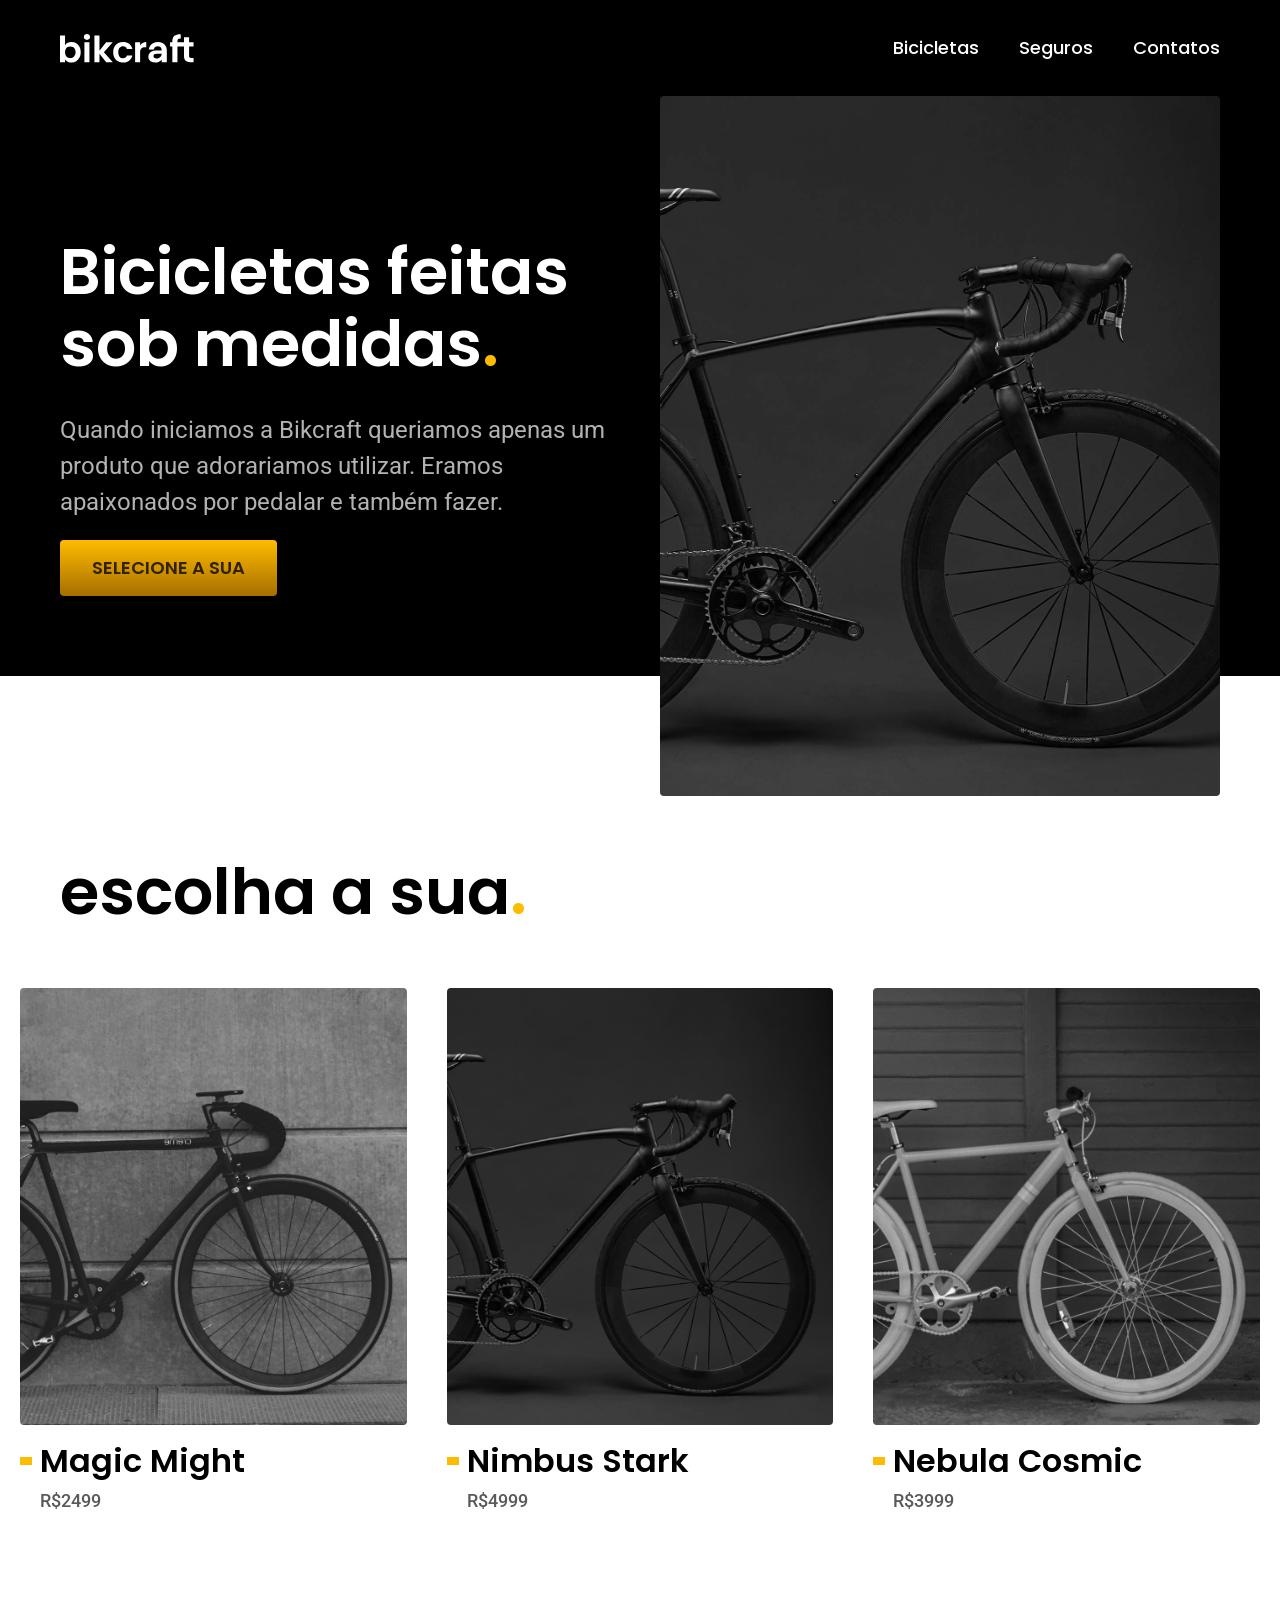
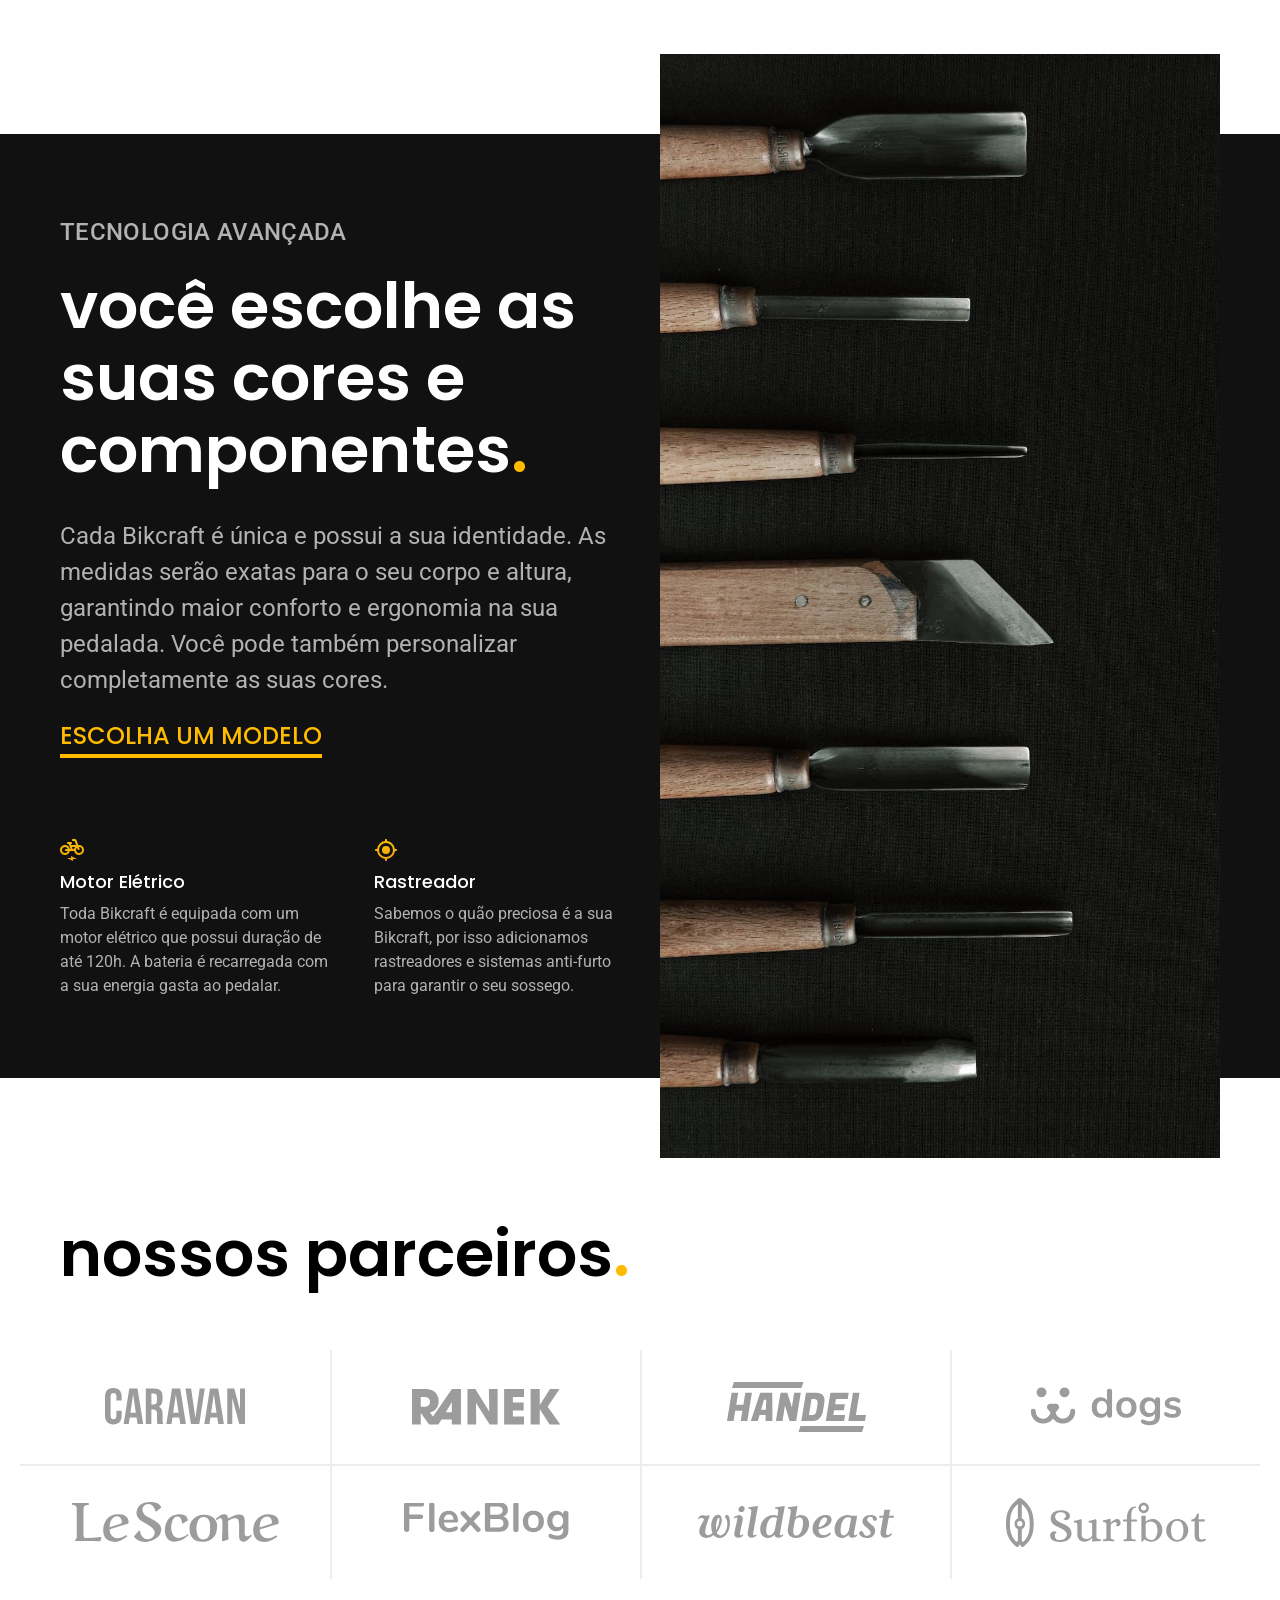
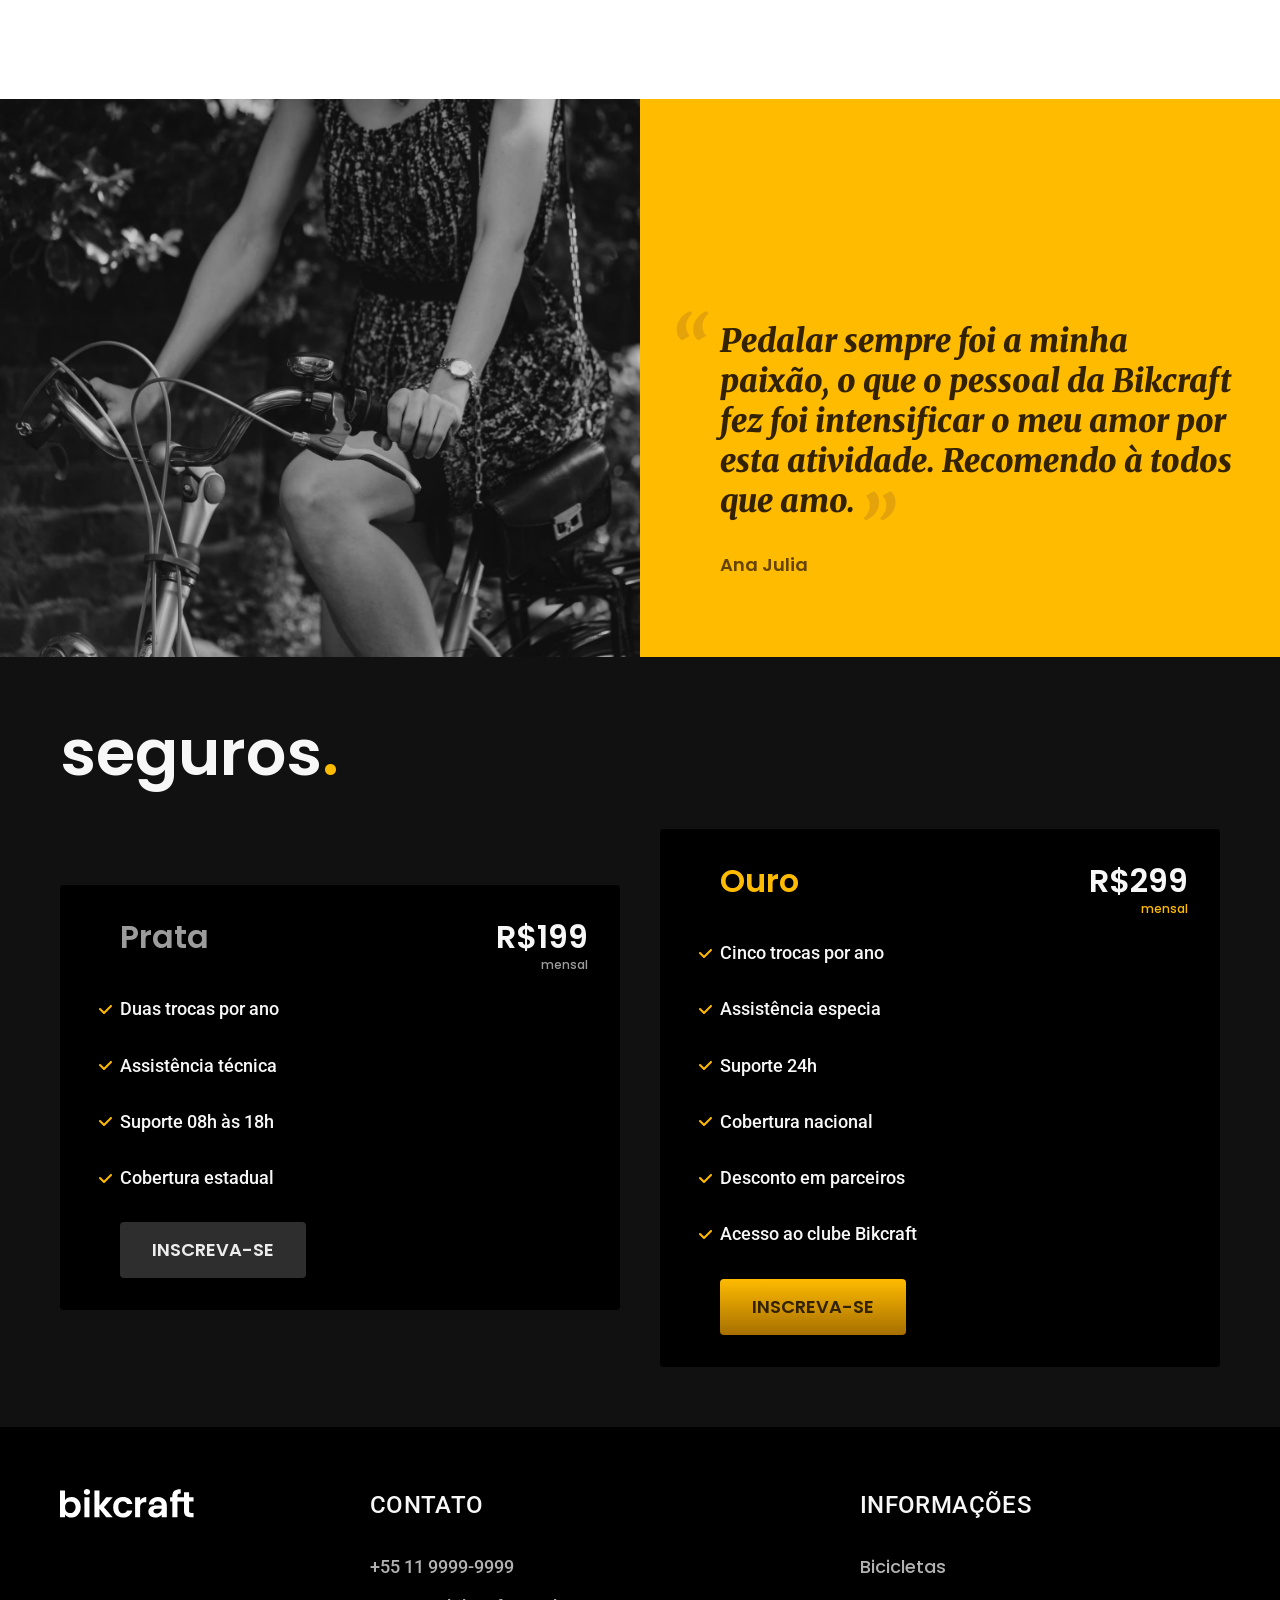
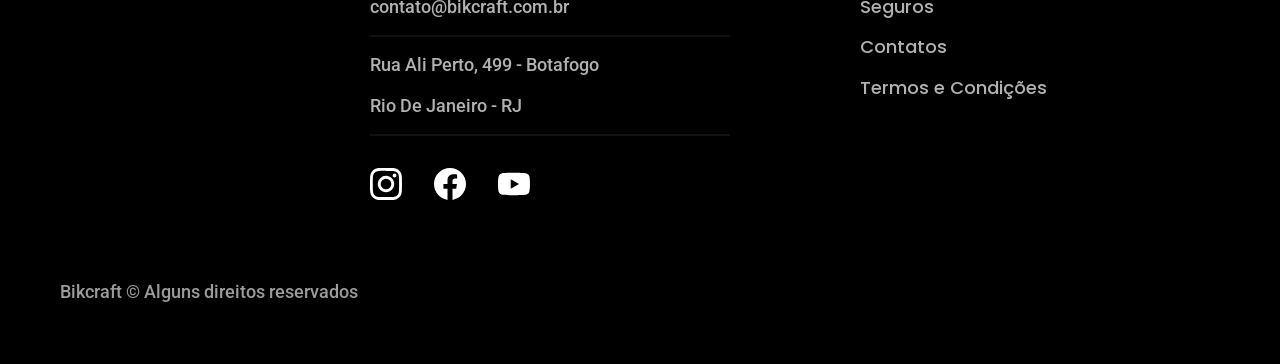
<file: index.html>
<!DOCTYPE html>
<html lang="pt-br">

<head>
  <meta charset="UTF-8">
  <meta name="viewport" content="width=device-width, initial-scale=1.0">
  <title>Bikcraft - Bicicletas Elétricas </title>
  <meta name="description" content="Bicicletas elétricas de alta de alta precisão e qualidade, feitas sob medida para o cliente. Explore o mundo na sua velocidade com a Bikcraft">
  <link rel="stylesheet" href="./css/style.css">
  <link rel="preconnect" href="https://fonts.googleapis.com">
  <link rel="preconnect" href="https://fonts.gstatic.com" crossorigin>
  <link href="https://fonts.googleapis.com/css2?family=Merriweather:ital,opsz,wght@0,18..144,300..900;1,18..144,300..900&family=Poppins:ital,wght@0,100;0,200;0,300;0,400;0,500;0,600;0,700;0,800;0,900;1,100;1,200;1,300;1,400;1,500;1,600;1,700;1,800;1,900&family=Roboto:ital,wght@0,100..900;1,100..900&display=swap" rel="stylesheet">
</head>

<body>
  <header class="header-bg">
    <div class="container header">
      <a href="./"><img src="./img/bikcraft.svg" alt="Bikcraft"></a>
      <nav aria-label="primaria">
        <ul class="header-menu font-1-m">
          <li><a href="./bicicletas.html">Bicicletas</a></li>
          <li><a href="./seguros.html">Seguros</a></li>
          <li><a href="./contatos.html">Contatos</a></li>
        </ul>
      </nav>
    </div>
  </header>
  <main class="introducao-bg">
    <div class="container introducao">
      <div class="introducao-conteudo">
        <h1 class="font-1-xxl">Bicicletas feitas sob medidas<span class="detalhe-p1">.</span></h1>
        <p class="font-2-l">Quando iniciamos a Bikcraft queriamos apenas um produto que adorariamos utilizar. Eramos apaixonados por pedalar e também fazer.</p>
        <a class="botao" href="./bicicletas.html">Selecione a sua</a>
      </div>
      <img src="./img/fotos/introducao.jpg" alt="Bicicletas elétrica preta.">
    </div>
  </main>
  <article class="bicicletas-lista">
    <h2 class="container font-1-xxl">escolha a sua<span class="detalhe-p1">.</span></h2>

    <ul class="bicicletas-lista-itens">
      <li>
        <a href="./bicicletas/magic.html">
          <img src="./img/bicicletas/magic-home.jpg" alt="bicicleta preta">
          <h3 class="font-1-xl">Magic Might</h3>
          <span class="font-2-m">R$2499</span>
        </a>
      </li>
      <li>
        <a href="./bicicletas/nimbus.html">
          <img src="./img/bicicletas/nimbus-home.jpg" alt="bicicleta preta">
          <h3 class="font-1-xl">Nimbus Stark</h3>
          <span class="font-2-m">R$4999</span>
        </a>
      </li>
      <li>
        <a href="./bicicletas/nebula.html">
          <img src="./img/bicicletas/nebula-home.jpg" alt="bicicleta preta">
          <h3 class="font-1-xl">Nebula Cosmic</h3>
          <span class="font-2-m">R$3999</span>
        </a>
      </li>
    </ul>
  </article>
  <article class="tecnologias-bg">
    <div class="tecnologias container">
      <div class="tecnologias-conteudo">
        <span class="font-2-l-b">Tecnologia Avançada</span>
        <h2 class="font-1-xxl">você escolhe as suas cores e componentes<span class="detalhe-p1">.</span></h2>
        <p class="font-2-l">Cada Bikcraft é única e possui a sua identidade. As medidas serão exatas para o seu corpo e altura, garantindo maior conforto e ergonomia na sua pedalada. Você pode também personalizar completamente as suas cores.</p>
        <a class="link font-1-m-b" href="/">ESCOLHA UM MODELO</a>
        <div class="tecnologias-vantagens">
          <div>
            <img src="./img/icones/eletrica.svg" alt="">
            <h3 class="font-1-m">Motor Elétrico</h3>
            <p class="font-2-s">Toda Bikcraft é equipada com um motor elétrico que possui duração de até 120h. A bateria é recarregada com a sua energia gasta ao pedalar.</p>
          </div>
          <div>
            <img src="./img/icones/rastreador.svg" alt="">
            <h3 class="font-1-m">Rastreador</h3>
            <p class="font-2-s">Sabemos o quão preciosa é a sua Bikcraft, por isso adicionamos rastreadores e sistemas anti-furto para garantir o seu sossego.</p>
          </div>
        </div>
      </div>
      <div class="tecnologias-imagem">
        <img src="./img/fotos/tecnologia.jpg" alt="">
      </div>
    </div>
  </article>
  <section class="parceiros" aria-label="nossos parceiros">
    <h2 class="container font-1-xxl">nossos parceiros<span class="detalhe-p1">.</span></h2>
    <ul>
      <li><img src="./img/parceiros/caravan.svg" alt="caravan"></li>
      <li><img src="./img/parceiros/ranek.svg" alt="ranek"></li>
      <li><img src="./img/parceiros/handel.svg" alt="handel"></li>
      <li><img src="./img/parceiros/dogs.svg" alt="dogs"></li>
      <li><img src="./img/parceiros/lescone.svg" alt="lescone"></li>
      <li><img src="./img/parceiros/flexblog.svg" alt="flexblog"></li>
      <li><img src="./img/parceiros/wildbeast.svg" alt="wildbeast"></li>
      <li><img src="./img/parceiros/surfbot.svg" alt="surfbot"></li>
    </ul>
  </section>
  <section class="depoimento" aria-label="depoimento">
    <div class="depoimento-imagem">
      <img src="./img/fotos/depoimento.jpg" alt="pessoa pedalando uma bicicleta bikcraft">
    </div>
    <div class="depoimento-conteudo">
      <blockquote class="font-1-xl">
        <p>Pedalar sempre foi a minha paixão, o que o pessoal da Bikcraft fez foi intensificar o meu amor por esta atividade. Recomendo à todos que amo.
        </p>
      </blockquote>
      <span class="font-1-m-b">Ana Julia</span>
    </div>
  </section>
  <article class="seguros-bg">
    <div class="seguros container">
      <h2 class="font-1-xxl">seguros<span class="detalhe-p1">.</span></h2>
      <div class="seguros-item prata">
        <h3 class="font-1-xl prata">Prata</h3>
        <span class="font-1-xl preco">R$199<span class="font-1-xs mensal prata">mensal</span></span>
        <ul class="font-2-m">
          <li>Duas trocas por ano</li>
          <li>Assistência técnica</li>
          <li>Suporte 08h às 18h</li>
          <li>Cobertura estadual</li>
        </ul>
        <a class="botao-secundario" href="orcamentos.html">INSCREVA-SE</a>
      </div>
      <div class="seguros-item ouro">
        <h3 class="font-1-xl ouro">Ouro</h3>
        <span class="font-1-xl preco">R$299<span class="font-1-xs mensal ouro">mensal</span></span>
        <ul class="font-2-m">
          <li>Cinco trocas por ano </li>
          <li>Assistência especia</li>
          <li>Suporte 24h</li>
          <li>Cobertura nacional</li>
          <li>Desconto em parceiros</li>
          <li>Acesso ao clube Bikcraft</li>
        </ul>
        <a class="botao" href="orcamentos.html">INSCREVA-SE</a>
      </div>
    </div>
  </article>

  <footer class="footer-bg">
    <div class="footer container">
      <img src="./img/bikcraft.svg" alt="Bikcraft">
      <div class="footer-contatos">
        <h3 class="font-2-l-b">Contato</h3>
        <ul class="font-2-m">
          <li><a href="tel:+551199999999">+55 11 9999-9999</a></li>
          <li><a href="mailto:contato@bikcraft.com.br">contato@bikcraft.com.br</a></li>
          <li>Rua Ali Perto, 499 - Botafogo </li>
          <li>Rio De Janeiro - RJ</li>
        </ul>
        <div class="footer-redes">
          <a href="">
            <img src="./img/redes/instagram.svg" alt="Instagram">
          </a>
          <a href="">
            <img src="./img/redes/facebook.svg" alt="Facebook">
          </a>
          <a href="">
            <img src="./img/redes/youtube.svg" alt="Youtube">
          </a>
        </div>
      </div>
      <div class="footer-informacoes">
        <h3 class="font-2-l-b">Informações</h3>
        <nav>
          <ul class="font-1-m">
            <li><a href="./bicicletas.html">Bicicletas</a></li>
            <li><a href="./seguros.html">Seguros</a></li>
            <li><a href="./contatos.html">Contatos</a></li>
            <li><a href="./termos.html">Termos e Condições</a></li>
          </ul>
        </nav>
      </div>
      <p class="footer-copy font-2-m">Bikcraft © Alguns direitos reservados</p>
    </div>
  </footer>
</body>

</html>
</file>
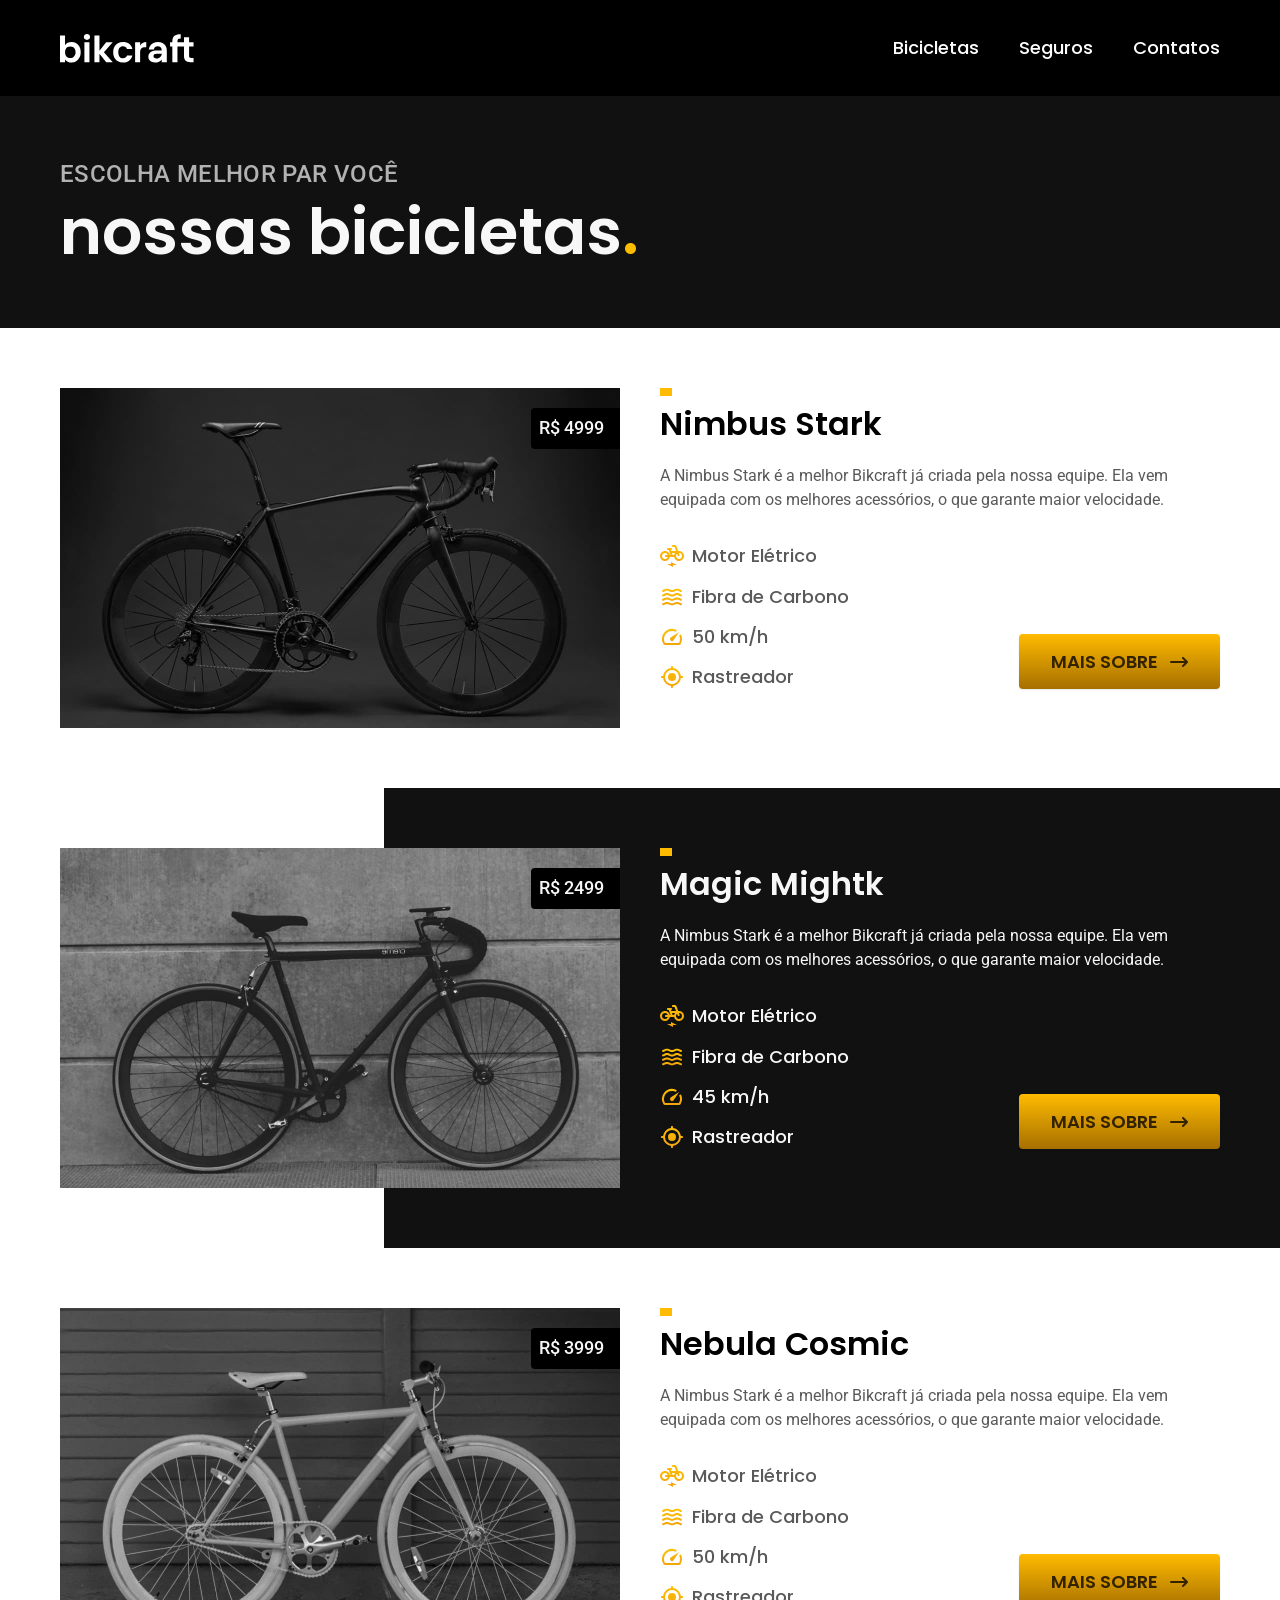
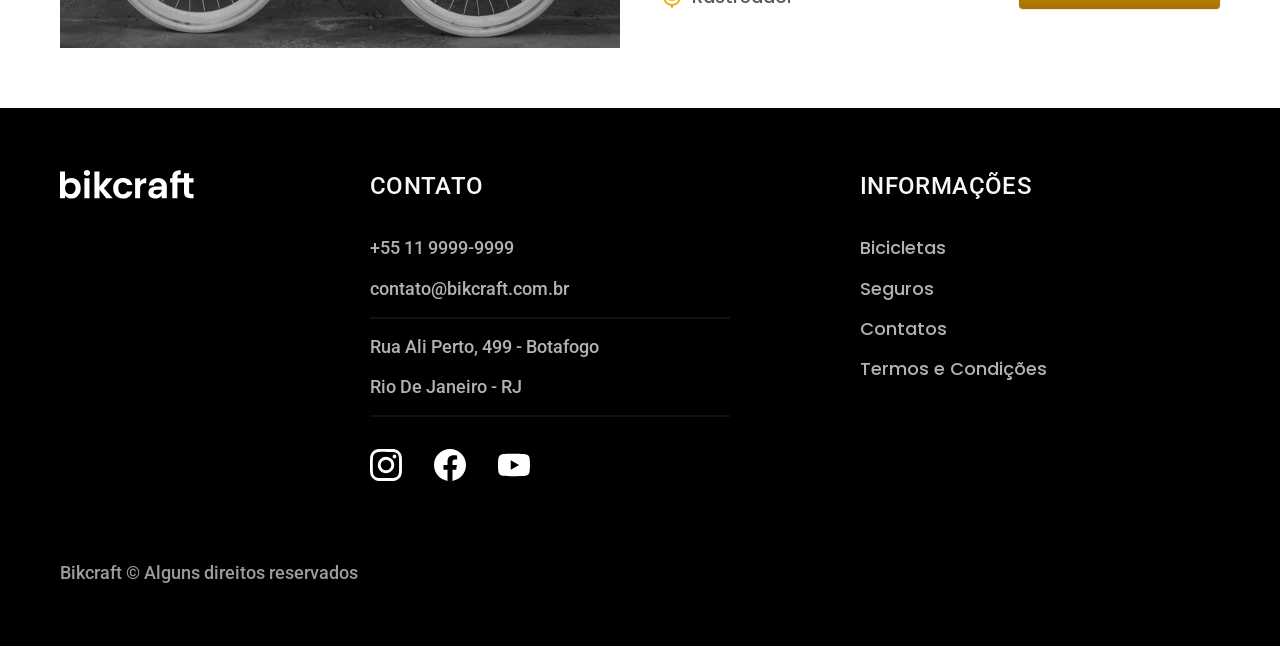
<file: bicicletas.html>
<!DOCTYPE html>
<html lang="pt-br">

<head>
  <meta charset="UTF-8">
  <meta name="viewport" content="width=device-width, initial-scale=1.0">
  <title>Nossas Bicicletas| Bikcraft </title>
  <meta name="description" content="Termos e Condições">
  <link rel="stylesheet" href="./css/style.css">
  <link rel="preconnect" href="https://fonts.googleapis.com">
  <link rel="preconnect" href="https://fonts.gstatic.com" crossorigin>
  <link href="https://fonts.googleapis.com/css2?family=Merriweather:ital,opsz,wght@0,18..144,300..900;1,18..144,300..900&family=Poppins:ital,wght@0,100;0,200;0,300;0,400;0,500;0,600;0,700;0,800;0,900;1,100;1,200;1,300;1,400;1,500;1,600;1,700;1,800;1,900&family=Roboto:ital,wght@0,100..900;1,100..900&display=swap" rel="stylesheet">
</head>

<body id="bicicletas">
  <header class="header-bg">
    <div class="container header">
      <a href="./"><img src="./img/bikcraft.svg" alt="Bikcraft"></a>
      <nav aria-label="primaria">
        <ul class="header-menu font-1-m">
          <li><a href="./bicicletas.html">Bicicletas</a></li>
          <li><a href="./seguros.html">Seguros</a></li>
          <li><a href="./contatos.html">Contatos</a></li>
        </ul>
      </nav>
    </div>
  </header>

  <main>
    <div class="titulo-bg">
      <div class="titulo container">
        <p class="font-2-l-b">Escolha melhor par você</p>
        <h1 class="font-1-xxl">nossas bicicletas<span class="detalhe-p1">.</span></h1>
      </div>
    </div>

    <div>
      <div class="bicicletas container">
        <div class="bicicletas-img">
          <img src="./img/bicicletas/nimbus.jpg" alt="Bicicleta Preta">
          <span class="font-2-m">R$ 4999</span>
        </div>
        <div class="bicicletas-conteudo nimbus">
          <h2 class="font-1-xl">Nimbus Stark</h2>
          <p class="font-2-s bicicletas-fundo-branco">A Nimbus Stark é a melhor Bikcraft já criada pela nossa equipe. Ela vem equipada com os melhores acessórios, o que garante maior velocidade.</p>
          <ul class="font-1-m bicicletas-fundo-branco">
            <li>
              <img src="./img/icones/eletrica.svg" alt="">
              Motor Elétrico
            </li>
            <li>
              <img src="./img/icones/carbono.svg" alt="">
              Fibra de Carbono
            </li>
            <li>
              <img src="./img/icones/velocidade.svg" alt="">
              50 km/h
            </li>
            <li>
              <img src="./img/icones/rastreador.svg" alt="">
              Rastreador
            </li>
          </ul>
          <a class="botao seta" href="./bicicletas/nimbus.html">mais sobre</a>
        </div>
      </div>
    </div>

    <div class="bicicletas-bg">
      <div class="bicicletas container">
        <div class="bicicletas-img">
          <img src="./img/bicicletas/magic.jpg" alt="Bicicleta Preta">
          <span class="font-2-m">R$ 2499</span>
        </div>
        <div class="bicicletas-conteudo">
          <h2 class="font-1-xl">Magic Mightk</h2>
          <p class="font-2-s bicicletas-fundo-es">A Nimbus Stark é a melhor Bikcraft já criada pela nossa equipe. Ela vem equipada com os melhores acessórios, o que garante maior velocidade.</p>
          <ul class="font-1-m bicicletas-fundo-es">
            <li>
              <img src="./img/icones/eletrica.svg" alt="">
              Motor Elétrico
            </li>
            <li>
              <img src="./img/icones/carbono.svg" alt="">
              Fibra de Carbono
            </li>
            <li>
              <img src="./img/icones/velocidade.svg" alt="">
              45 km/h
            </li>
            <li>
              <img src="./img/icones/rastreador.svg" alt="">
              Rastreador
            </li>
          </ul>
          <a class="botao seta" href="./bicicletas/magic.html">mais sobre</a>
        </div>
      </div>
    </div>

    <div>
      <div class="bicicletas container">
        <div class="bicicletas-img">
          <img src="./img/bicicletas/nebula.jpg" alt="Bicicleta Preta">
          <span class="font-2-m">R$ 3999</span>
        </div>
        <div class="bicicletas-conteudo">
          <h2 class="font-1-xl">Nebula Cosmic</h2>
          <p class="font-2-s bicicletas-fundo-branco">A Nimbus Stark é a melhor Bikcraft já criada pela nossa equipe. Ela vem equipada com os melhores acessórios, o que garante maior velocidade.</p>
          <ul class="font-1-m bicicletas-fundo-branco">
            <li>
              <img src="./img/icones/eletrica.svg" alt="">
              Motor Elétrico
            </li>
            <li>
              <img src="./img/icones/carbono.svg" alt="">
              Fibra de Carbono
            </li>
            <li>
              <img src="./img/icones/velocidade.svg" alt="">
              50 km/h
            </li>
            <li>
              <img src="./img/icones/rastreador.svg" alt="">
              Rastreador
            </li>
          </ul>
          <a class="botao seta" href="./bicicletas/nebula.html">mais sobre</a>
        </div>
      </div>
    </div>
  </main>





  <footer class="footer-bg">
    <div class="footer container">
      <img src="./img/bikcraft.svg" alt="Bikcraft">
      <div class="footer-contatos">
        <h3 class="font-2-l-b">Contato</h3>
        <ul class="font-2-m">
          <li><a href="tel:+551199999999">+55 11 9999-9999</a></li>
          <li><a href="mailto:contato@bikcraft.com.br">contato@bikcraft.com.br</a></li>
          <li>Rua Ali Perto, 499 - Botafogo </li>
          <li>Rio De Janeiro - RJ</li>
        </ul>
        <div class="footer-redes">
          <a href="">
            <img src="./img/redes/instagram.svg" alt="Instagram">
          </a>
          <a href="">
            <img src="./img/redes/facebook.svg" alt="Facebook">
          </a>
          <a href="">
            <img src="./img/redes/youtube.svg" alt="Youtube">
          </a>
        </div>
      </div>
      <div class="footer-informacoes">
        <h3 class="font-2-l-b">Informações</h3>
        <nav>
          <ul class="font-1-m">
            <li><a href="./bicicletas.html">Bicicletas</a></li>
            <li><a href="./seguros.html">Seguros</a></li>
            <li><a href="./contatos.html">Contatos</a></li>
            <li><a href="./termos.html">Termos e Condições</a></li>
          </ul>
        </nav>
      </div>
      <p class="footer-copy font-2-m">Bikcraft © Alguns direitos reservados</p>
    </div>
  </footer>
</body>

</html>
</file>
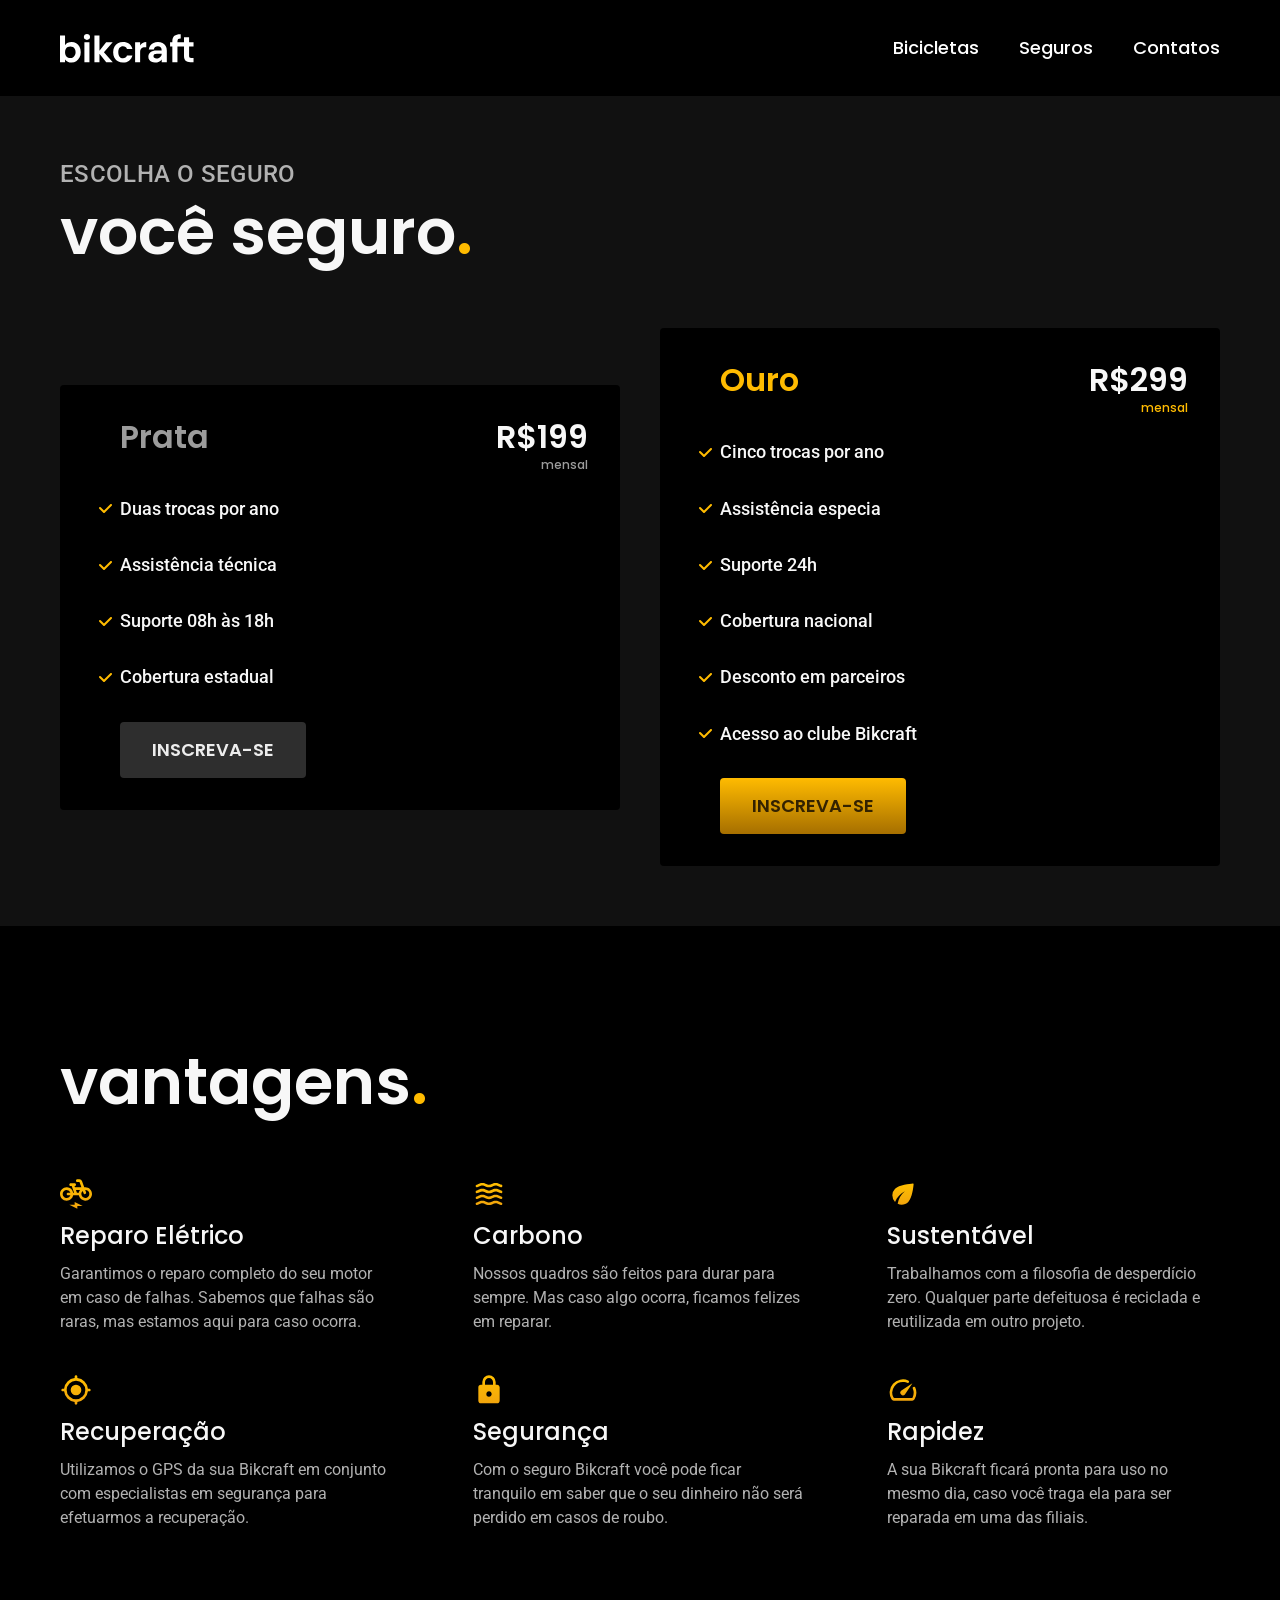
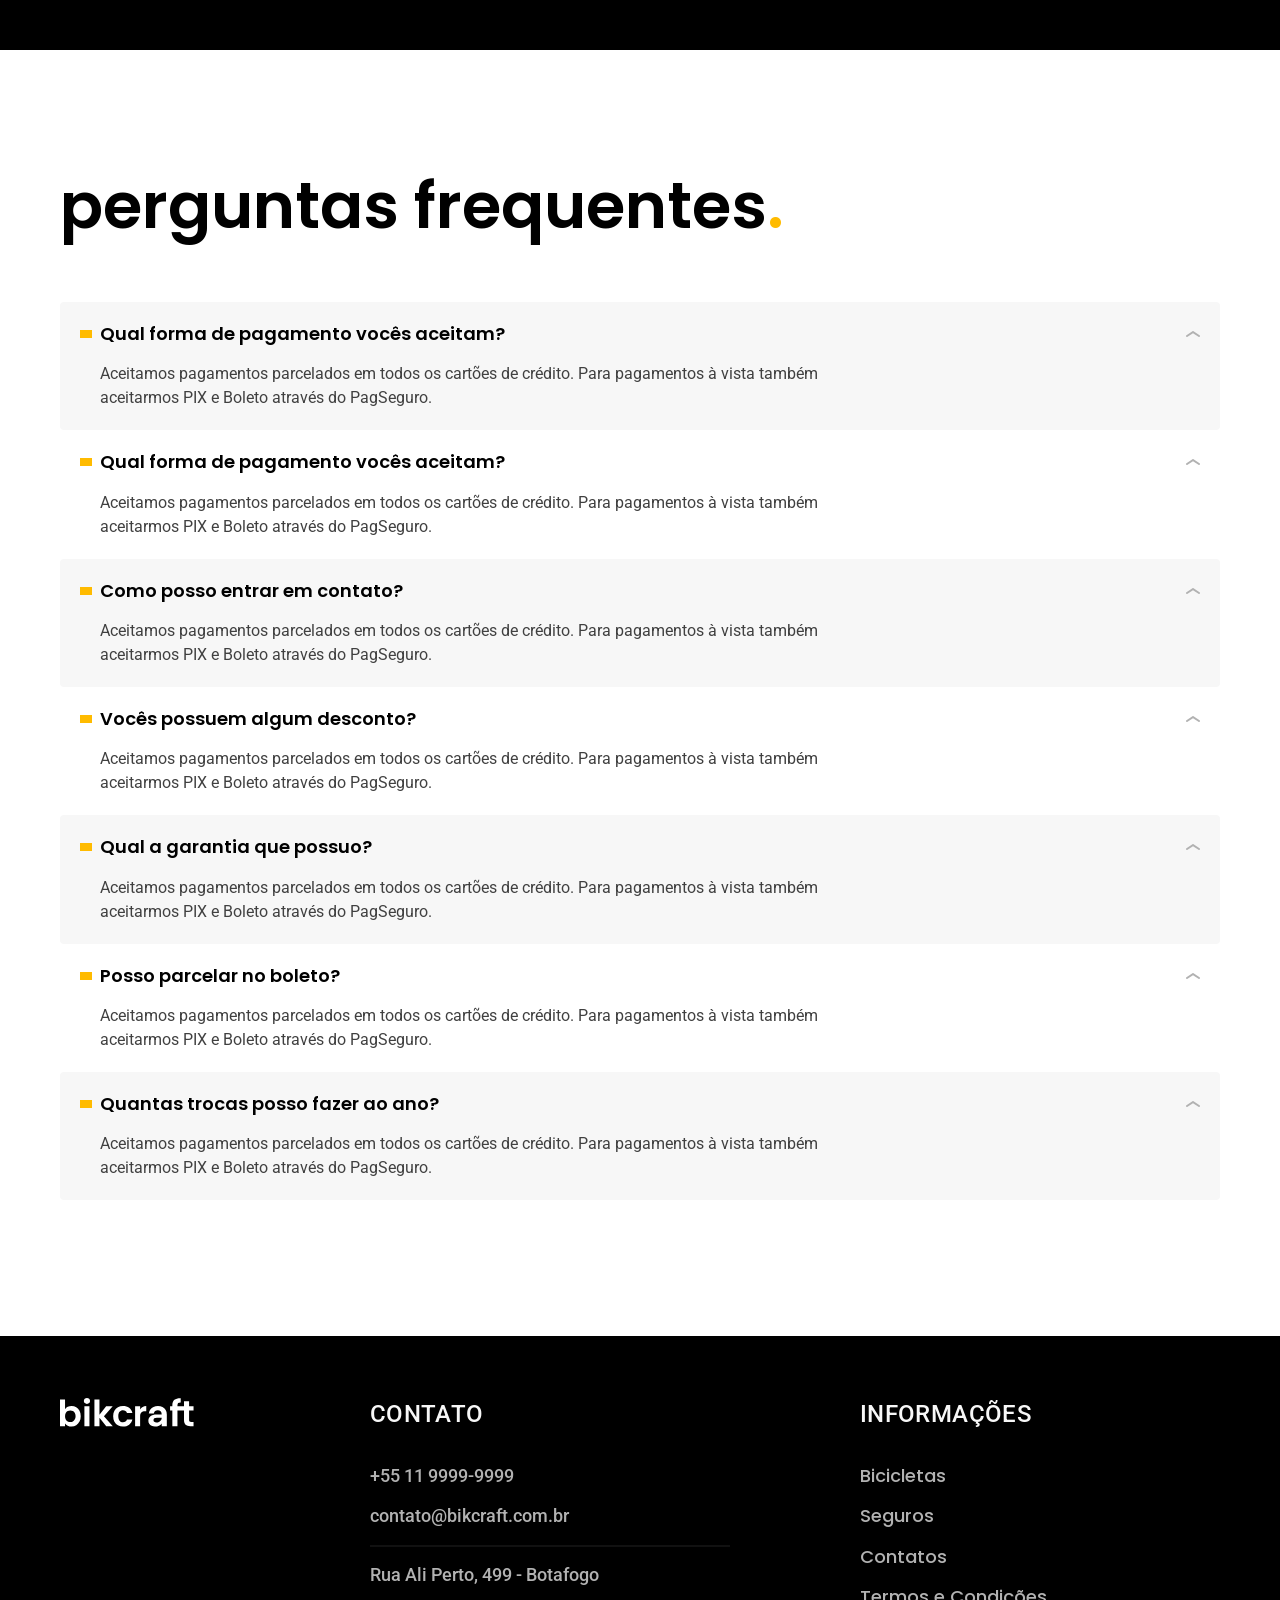
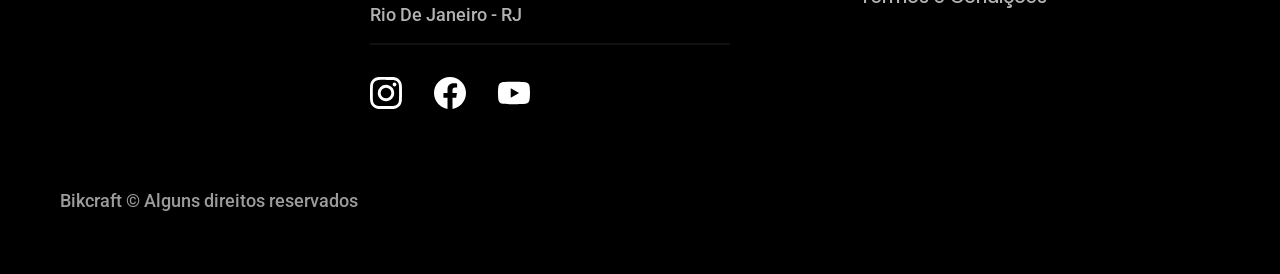
<file: seguros.html>
<!DOCTYPE html>
<html lang="pt-br">

<head>
  <meta charset="UTF-8">
  <meta name="viewport" content="width=device-width, initial-scale=1.0">
  <title>Seguros | Bikcraft </title>
  <meta name="description" content="Termos e Condições">
  <link rel="stylesheet" href="./css/style.css">
  <link rel="preconnect" href="https://fonts.googleapis.com">
  <link rel="preconnect" href="https://fonts.gstatic.com" crossorigin>
  <link href="https://fonts.googleapis.com/css2?family=Merriweather:ital,opsz,wght@0,18..144,300..900;1,18..144,300..900&family=Poppins:ital,wght@0,100;0,200;0,300;0,400;0,500;0,600;0,700;0,800;0,900;1,100;1,200;1,300;1,400;1,500;1,600;1,700;1,800;1,900&family=Roboto:ital,wght@0,100..900;1,100..900&display=swap" rel="stylesheet">
</head>

<body id="seguros">
  <header class="header-bg">
    <div class="container header">
      <a href="./"><img src="./img/bikcraft.svg" alt="Bikcraft"></a>
      <nav aria-label="primaria">
        <ul class="header-menu font-1-m">
          <li><a href="./bicicletas.html">Bicicletas</a></li>
          <li><a href="./seguros.html">Seguros</a></li>
          <li><a href="./contatos.html">Contatos</a></li>
        </ul>
      </nav>
    </div>
  </header>

  <main class="seguros-bg">
    <div class="titulo-bg">
      <div class="titulo container">
        <p class="font-2-l-b">Escolha o seguro</p>
        <h1 class="font-1-xxl">você seguro<span class="detalhe-p1">.</span></h1>
      </div>
    </div>
    <div class="seguros container">
      <div class="seguros-item prata">
        <h3 class="font-1-xl prata">Prata</h3>
        <span class="font-1-xl preco">R$199<span class="font-1-xs mensal prata">mensal</span></span>
        <ul class="font-2-m">
          <li>Duas trocas por ano</li>
          <li>Assistência técnica</li>
          <li>Suporte 08h às 18h</li>
          <li>Cobertura estadual</li>
        </ul>
        <a class="botao-secundario" href="orcamentos.html">INSCREVA-SE</a>
      </div>
      <div class="seguros-item ouro">
        <h3 class="font-1-xl ouro">Ouro</h3>
        <span class="font-1-xl preco">R$299<span class="font-1-xs mensal ouro">mensal</span></span>
        <ul class="font-2-m">
          <li>Cinco trocas por ano </li>
          <li>Assistência especia</li>
          <li>Suporte 24h</li>
          <li>Cobertura nacional</li>
          <li>Desconto em parceiros</li>
          <li>Acesso ao clube Bikcraft</li>
        </ul>
        <a class="botao" href="orcamentos.html">INSCREVA-SE</a>
      </div>
    </div>

  </main>

  <article class="vantagens-bg">
    <div class="vantagens container">
      <h2 class="font-1-xxl">vantagens<span class="detalhe-p1">.</span></h2>
      <ul>
        <li>
          <img src="./img/icones/eletrica.svg" alt="">
          <h3 class="font-1-l">Reparo Elétrico</h3>
          <p class="font-2-s">Garantimos o reparo completo do seu motor em caso de falhas. Sabemos que falhas são raras, mas estamos aqui para caso ocorra.</p>
        </li>
        <li>
          <img src="./img/icones/carbono.svg" alt="">
          <h3 class="font-1-l">Carbono</h3>
          <p class="font-2-s">Nossos quadros são feitos para durar para sempre. Mas caso algo ocorra, ficamos felizes em reparar.</p>
        </li>
        <li>
          <img src="./img/icones/sustentavel.svg" alt="">
          <h3 class="font-1-l">Sustentável</h3>
          <p class="font-2-s">Trabalhamos com a filosofia de desperdício zero. Qualquer parte defeituosa é reciclada e reutilizada em outro projeto.</p>
        </li>
        <li>
          <img src="./img/icones/rastreador.svg" alt="">
          <h3 class="font-1-l">Recuperação</h3>
          <p class="font-2-s">Utilizamos o GPS da sua Bikcraft em conjunto com especialistas em segurança para efetuarmos a recuperação.</p>
        </li>
        <li>
          <img src="./img/icones/seguro.svg" alt="">
          <h3 class="font-1-l">Segurança</h3>
          <p class="font-2-s">Com o seguro Bikcraft você pode ficar tranquilo em saber que o seu dinheiro não será perdido em casos de roubo.</p>
        </li>
        <li>
          <img src="./img/icones/velocidade.svg" alt="">
          <h3 class="font-1-l">Rapidez</h3>
          <p class="font-2-s">A sua Bikcraft ficará pronta para uso no mesmo dia, caso você traga ela para ser reparada em uma das filiais.</p>
        </li>
      </ul>
    </div>

  </article>

  <article class="perguntas container">
    <h2 class="font-1-xxl">perguntas frequentes<span class="detalhe-p1">.</span></h2>
    <dl>
      <div>
        <dt class="font-1-m-b">Qual forma de pagamento vocês aceitam?</dt>
        <dd class="font-2-s">Aceitamos pagamentos parcelados em todos os cartões de crédito. Para pagamentos à vista também aceitarmos PIX e Boleto através do PagSeguro.</dd>
      </div>
      <div>
        <dt class="font-1-m-b">Qual forma de pagamento vocês aceitam?</dt>
        <dd class="font-2-s">Aceitamos pagamentos parcelados em todos os cartões de crédito. Para pagamentos à vista também aceitarmos PIX e Boleto através do PagSeguro.</dd>
      </div>
      <div>
        <dt class="font-1-m-b">Como posso entrar em contato?</dt>
        <dd class="font-2-s">Aceitamos pagamentos parcelados em todos os cartões de crédito. Para pagamentos à vista também aceitarmos PIX e Boleto através do PagSeguro.</dd>
      </div>
      <div>
        <dt class="font-1-m-b">Vocês possuem algum desconto?</dt>
        <dd class="font-2-s">Aceitamos pagamentos parcelados em todos os cartões de crédito. Para pagamentos à vista também aceitarmos PIX e Boleto através do PagSeguro.</dd>
      </div>
      <div>
        <dt class="font-1-m-b">Qual a garantia que possuo?</dt>
        <dd class="font-2-s">Aceitamos pagamentos parcelados em todos os cartões de crédito. Para pagamentos à vista também aceitarmos PIX e Boleto através do PagSeguro.</dd>
      </div>
      <div>
        <dt class="font-1-m-b">Posso parcelar no boleto?</dt>
        <dd class="font-2-s">Aceitamos pagamentos parcelados em todos os cartões de crédito. Para pagamentos à vista também aceitarmos PIX e Boleto através do PagSeguro.</dd>
      </div>
      <div>
        <dt class="font-1-m-b">Quantas trocas posso fazer ao ano?</dt>
        <dd class="font-2-s">Aceitamos pagamentos parcelados em todos os cartões de crédito. Para pagamentos à vista também aceitarmos PIX e Boleto através do PagSeguro.</dd>
      </div>
    </dl>
  </article>


  <footer class="footer-bg">
    <div class="footer container">
      <img src="./img/bikcraft.svg" alt="Bikcraft">
      <div class="footer-contatos">
        <h3 class="font-2-l-b">Contato</h3>
        <ul class="font-2-m">
          <li><a href="tel:+551199999999">+55 11 9999-9999</a></li>
          <li><a href="mailto:contato@bikcraft.com.br">contato@bikcraft.com.br</a></li>
          <li>Rua Ali Perto, 499 - Botafogo </li>
          <li>Rio De Janeiro - RJ</li>
        </ul>
        <div class="footer-redes">
          <a href="">
            <img src="./img/redes/instagram.svg" alt="Instagram">
          </a>
          <a href="">
            <img src="./img/redes/facebook.svg" alt="Facebook">
          </a>
          <a href="">
            <img src="./img/redes/youtube.svg" alt="Youtube">
          </a>
        </div>
      </div>
      <div class="footer-informacoes">
        <h3 class="font-2-l-b">Informações</h3>
        <nav>
          <ul class="font-1-m">
            <li><a href="./bicicletas.html">Bicicletas</a></li>
            <li><a href="./seguros.html">Seguros</a></li>
            <li><a href="./contatos.html">Contatos</a></li>
            <li><a href="./termos.html">Termos e Condições</a></li>
          </ul>
        </nav>
      </div>
      <p class="footer-copy font-2-m">Bikcraft © Alguns direitos reservados</p>
    </div>
  </footer>
</body>

</html>
</file>
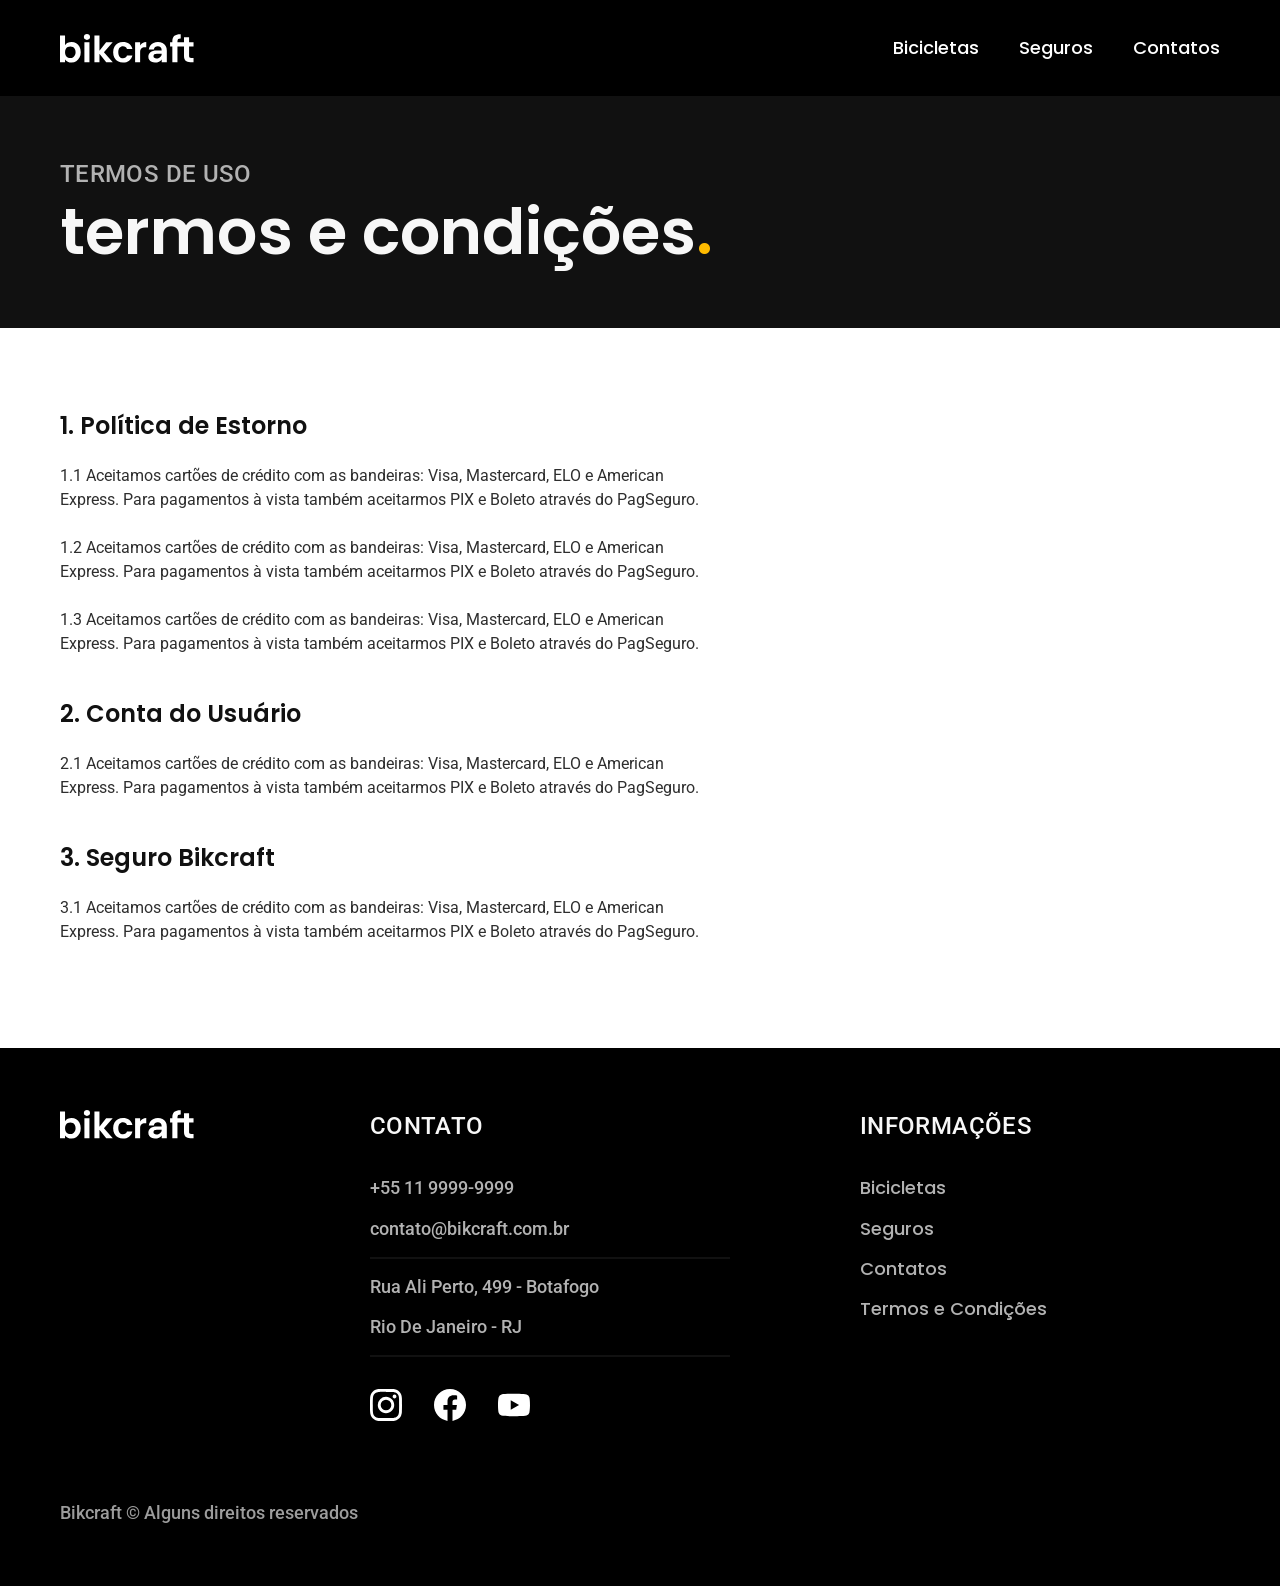
<file: termos.html>
<!DOCTYPE html>
<html lang="pt-br">

<head>
  <meta charset="UTF-8">
  <meta name="viewport" content="width=device-width, initial-scale=1.0">
  <title>Termos e Condições | Bikcraft </title>
  <meta name="description" content="Termos e Condições">
  <link rel="stylesheet" href="./css/style.css">
  <link rel="preconnect" href="https://fonts.googleapis.com">
  <link rel="preconnect" href="https://fonts.gstatic.com" crossorigin>
  <link href="https://fonts.googleapis.com/css2?family=Merriweather:ital,opsz,wght@0,18..144,300..900;1,18..144,300..900&family=Poppins:ital,wght@0,100;0,200;0,300;0,400;0,500;0,600;0,700;0,800;0,900;1,100;1,200;1,300;1,400;1,500;1,600;1,700;1,800;1,900&family=Roboto:ital,wght@0,100..900;1,100..900&display=swap" rel="stylesheet">
</head>

<body id="termos">
  <header class="header-bg">
    <div class="container header">
      <a href="./"><img src="./img/bikcraft.svg" alt="Bikcraft"></a>
      <nav aria-label="primaria">
        <ul class="header-menu font-1-m">
          <li><a href="./bicicletas.html">Bicicletas</a></li>
          <li><a href="./seguros.html">Seguros</a></li>
          <li><a href="./contatos.html">Contatos</a></li>
        </ul>
      </nav>
    </div>
  </header>

  <main>
    <div class="titulo-bg">
      <div class="titulo container">
        <p class="font-2-l-b">Termos de uso</p>
        <h1 class="font-1-xxl">termos e condições<span class="detalhe-p1">.</span></h1>
      </div>
    </div>
    <div class="termos font-2-s container">
      <h2 class="font-1-l">1. Política de Estorno</h2>
      <p>1.1 Aceitamos cartões de crédito com as bandeiras: Visa, Mastercard, ELO e American Express. Para pagamentos à vista também aceitarmos PIX e Boleto através do PagSeguro.</p>
      <p>1.2 Aceitamos cartões de crédito com as bandeiras: Visa, Mastercard, ELO e American Express. Para pagamentos à vista também aceitarmos PIX e Boleto através do PagSeguro.</p>
      <p>1.3 Aceitamos cartões de crédito com as bandeiras: Visa, Mastercard, ELO e American Express. Para pagamentos à vista também aceitarmos PIX e Boleto através do PagSeguro.</p>
      <h2 class="font-1-l">2. Conta do Usuário</h2>
      <p>2.1 Aceitamos cartões de crédito com as bandeiras: Visa, Mastercard, ELO e American Express. Para pagamentos à vista também aceitarmos PIX e Boleto através do PagSeguro.</p>
      <h2 class="font-1-l">3. Seguro Bikcraft</h2>
      <p>3.1 Aceitamos cartões de crédito com as bandeiras: Visa, Mastercard, ELO e American Express. Para pagamentos à vista também aceitarmos PIX e Boleto através do PagSeguro.</p>
    </div>
  </main>





  <footer class="footer-bg">
    <div class="footer container">
      <img src="./img/bikcraft.svg" alt="Bikcraft">
      <div class="footer-contatos">
        <h3 class="font-2-l-b">Contato</h3>
        <ul class="font-2-m">
          <li><a href="tel:+551199999999">+55 11 9999-9999</a></li>
          <li><a href="mailto:contato@bikcraft.com.br">contato@bikcraft.com.br</a></li>
          <li>Rua Ali Perto, 499 - Botafogo </li>
          <li>Rio De Janeiro - RJ</li>
        </ul>
        <div class="footer-redes">
          <a href="">
            <img src="./img/redes/instagram.svg" alt="Instagram">
          </a>
          <a href="">
            <img src="./img/redes/facebook.svg" alt="Facebook">
          </a>
          <a href="">
            <img src="./img/redes/youtube.svg" alt="Youtube">
          </a>
        </div>
      </div>
      <div class="footer-informacoes">
        <h3 class="font-2-l-b">Informações</h3>
        <nav>
          <ul class="font-1-m">
            <li><a href="./bicicletas.html">Bicicletas</a></li>
            <li><a href="./seguros.html">Seguros</a></li>
            <li><a href="./contatos.html">Contatos</a></li>
            <li><a href="./termos.html">Termos e Condições</a></li>
          </ul>
        </nav>
      </div>
      <p class="footer-copy font-2-m">Bikcraft © Alguns direitos reservados</p>
    </div>
  </footer>
</body>

</html>
</file>
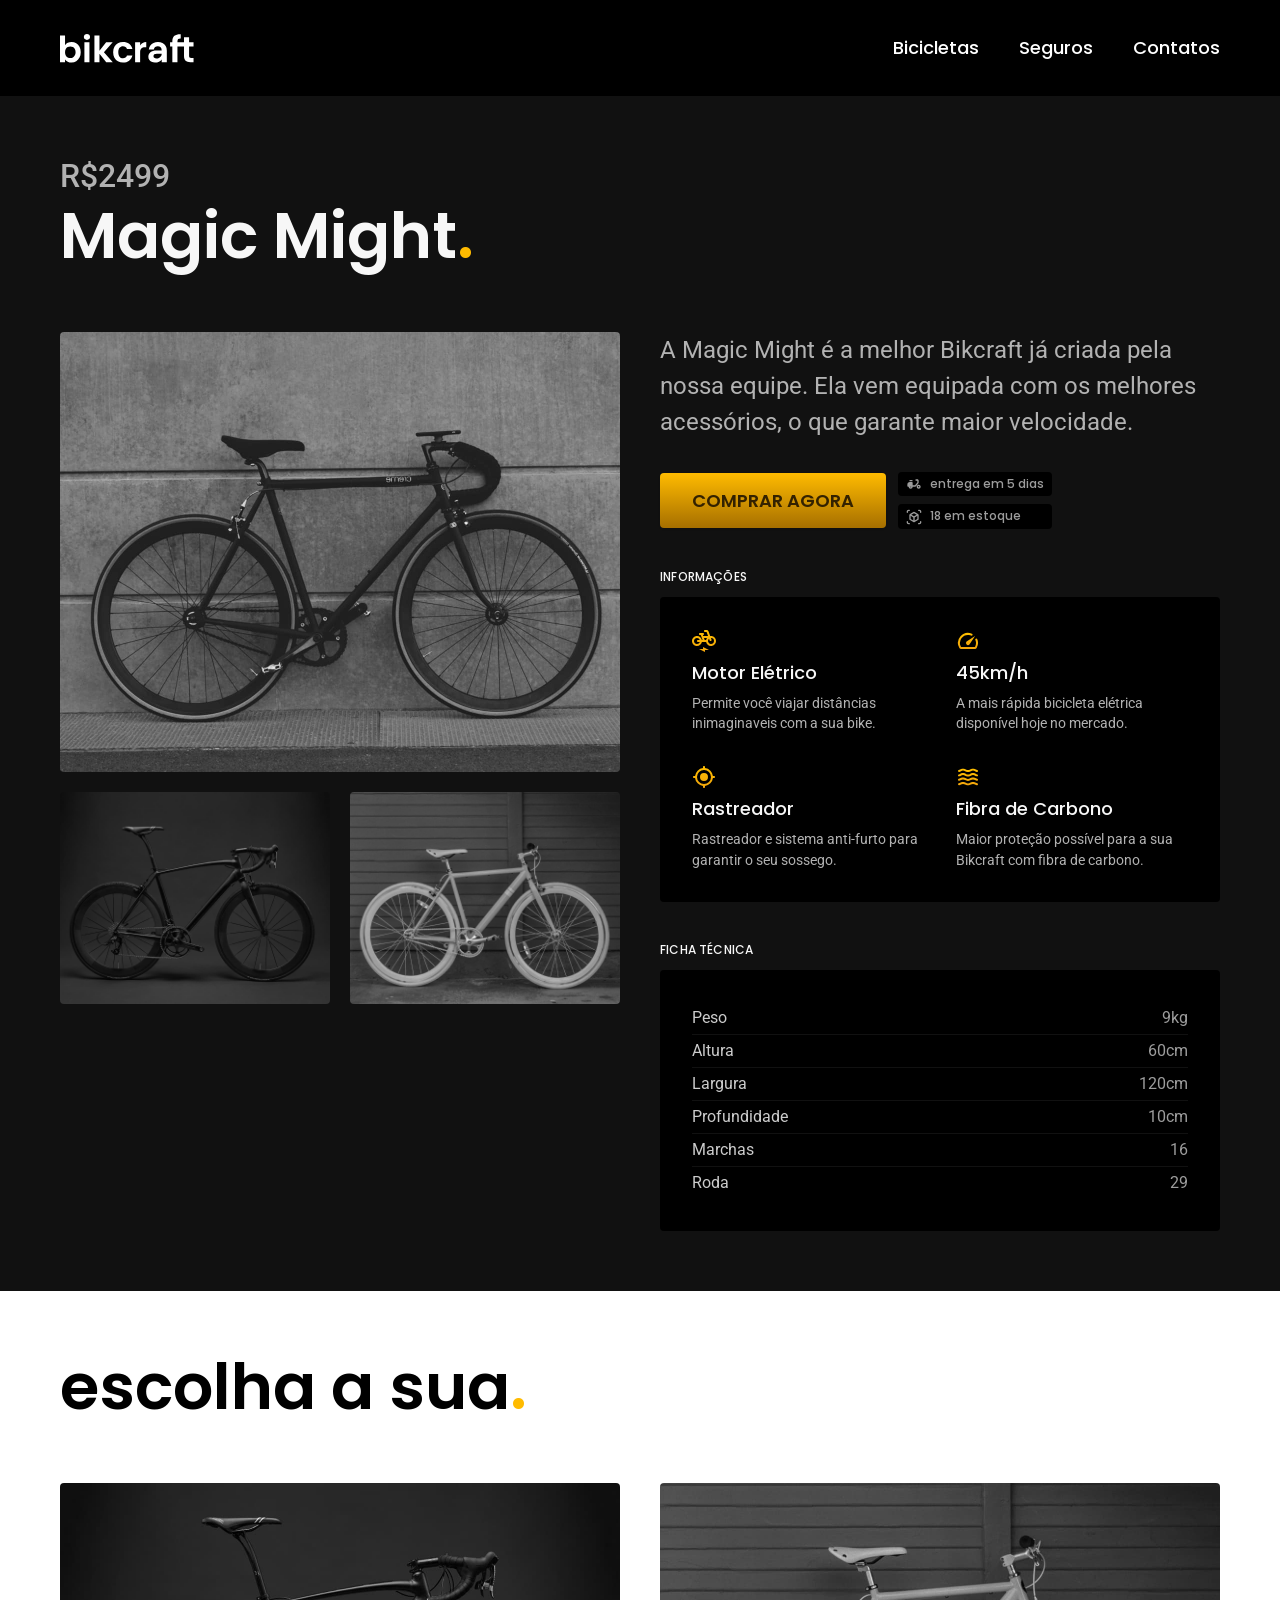
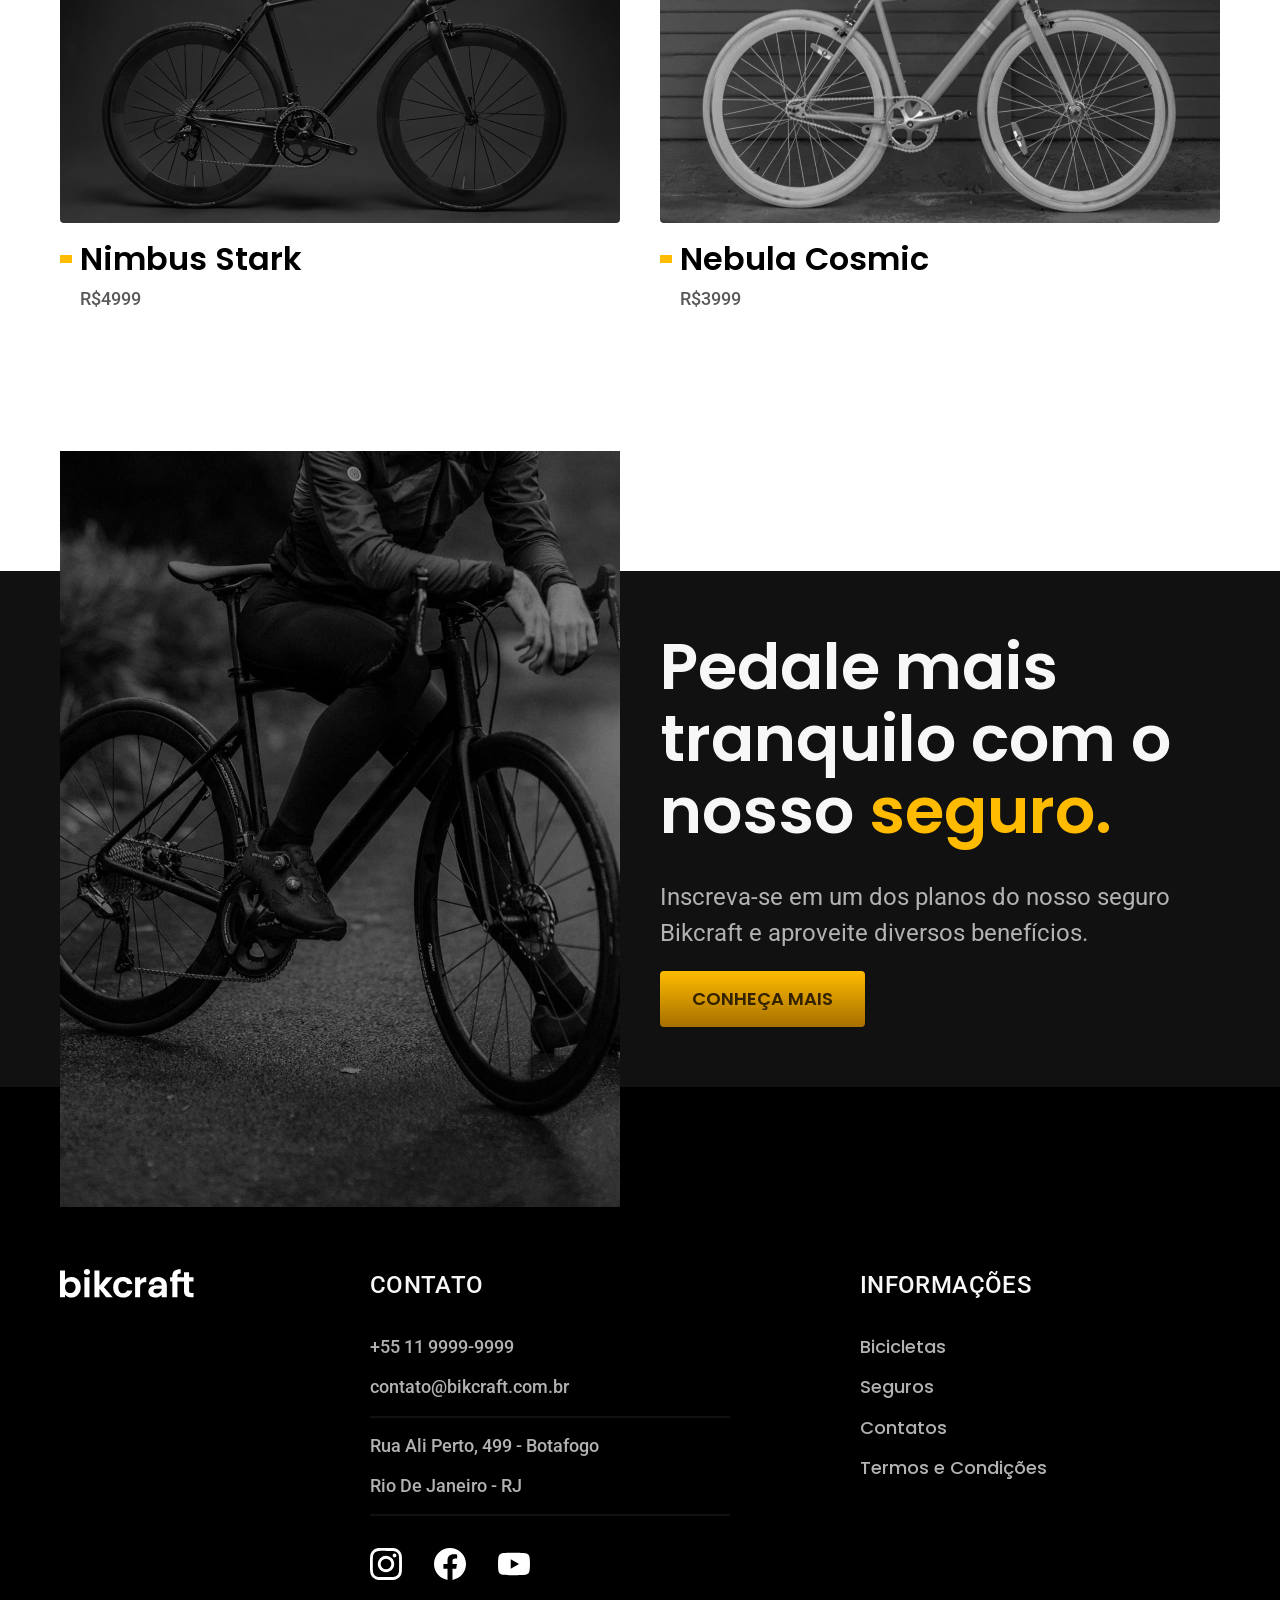
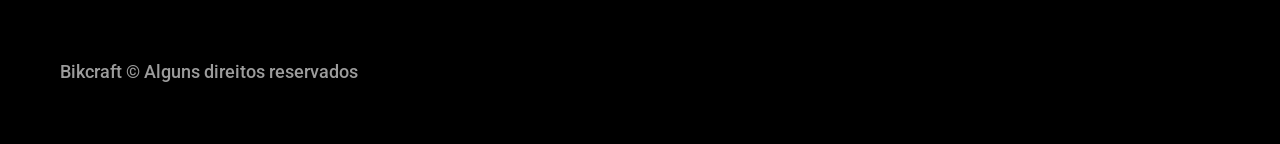
<file: bicicletas/magic.html>
<!DOCTYPE html>
<html lang="pt-br">

<head>
  <meta charset="UTF-8">
  <meta name="viewport" content="width=device-width, initial-scale=1.0">
  <title>Magic | Bikcraft </title>
  <meta name="description" content="bicicleta preta Nimbus Stark">
  <link rel="stylesheet" href="../css/style.css">
  <link rel="preconnect" href="https://fonts.googleapis.com">
  <link rel="preconnect" href="https://fonts.gstatic.com" crossorigin>
  <link href="https://fonts.googleapis.com/css2?family=Merriweather:ital,opsz,wght@0,18..144,300..900;1,18..144,300..900&family=Poppins:ital,wght@0,100;0,200;0,300;0,400;0,500;0,600;0,700;0,800;0,900;1,100;1,200;1,300;1,400;1,500;1,600;1,700;1,800;1,900&family=Roboto:ital,wght@0,100..900;1,100..900&display=swap" rel="stylesheet">
</head>

<body id="bicicleta">
  <header class="header-bg">
    <div class="container header">
      <a href="../"><img src="../img/bikcraft.svg" alt="Bikcraft"></a>
      <nav aria-label="primaria">
        <ul class="header-menu font-1-m">
          <li><a href="../bicicletas.html">Bicicletas</a></li>
          <li><a href="../seguros.html">Seguros</a></li>
          <li><a href="../contatos.html">Contatos</a></li>
        </ul>
      </nav>
    </div>
  </header>

  <main class="bicicleta-bg">
    <div>
      <div class="titulo container">
        <p class="font-2-xl">R$2499</p>
        <h1 class="font-1-xxl">Magic Might<span class="detalhe-p1">.</span></h1>
      </div>
    </div>
    <div class="bicicleta container">
      <div class="bicicleta-imagens">
        <img src="../img/bicicleta/nimbus2.jpg" alt="">
        <img src="../img/bicicleta/nimbus1.jpg" alt="">
        <img src="../img/bicicleta/nimbus3.jpg" alt="">
      </div>
      <div class="bicicleta-conteudo">
        <p class="font-2-l">A Magic Might é a melhor Bikcraft já criada pela nossa equipe. Ela vem equipada com os melhores acessórios, o que garante maior velocidade.</p>
        <div class="bicicleta-comprar">
          <a class="botao" href="../orcamento.html">Comprar Agora</a>
          <span class="font-1-xs"> <img src="../img/icones/entrega.svg" alt=""> entrega em 5 dias</span>
          <span class="font-1-xs"> <img src="../img/icones/estoque.svg" alt="">18 em estoque</span>
        </div>
        <h2 class="font-1-xs">Informações</h2>
        <ul class="bicicleta-informacoes">
          <li>
            <img src="../img/icones/eletrica.svg" alt="">
            <h3 class="font-1-m">Motor Elétrico</h3>
            <p class="font-2-xs">Permite você viajar distâncias inimaginaveis com a sua bike.</p>
          </li>
          <li>
            <img src="../img/icones/velocidade.svg" alt="">
            <h3 class="font-1-m">45km/h</h3>
            <p class="font-2-xs">A mais rápida bicicleta elétrica disponível hoje no mercado.</p>
          </li>
          <li>
            <img src="../img/icones/rastreador.svg" alt="">
            <h3 class="font-1-m">Rastreador</h3>
            <p class="font-2-xs">Rastreador e sistema anti-furto para garantir o seu sossego.</p>
          </li>
          <li>
            <img src="../img/icones/carbono.svg" alt="">
            <h3 class="font-1-m">Fibra de Carbono</h3>
            <p class="font-2-xs">Maior proteção possível para a sua Bikcraft com fibra de carbono.</p>
          </li>
        </ul>
        <h2 class="font-1-xs">Ficha Técnica</h2>
        <ul class="bicicleta-ficha font-2-s">
          <li>Peso<span>9kg</span></li>
          <li>Altura<span>60cm</span></li>
          <li>Largura<span>120cm</span></li>
          <li>Profundidade<span>10cm</span></li>
          <li>Marchas<span>16</span></li>
          <li>Roda<span>29</span></li>
        </ul>
      </div>

    </div>

  </main>

  <article class="bicicletas-lista container">
    <h2 class="font-1-xxl">escolha a sua<span class="detalhe-p1">.</span></h2>

    <ul class="bicicletas-lista-itens">
      <li>
        <a href="../bicicletas/nimbus.html">
          <img src="../img/bicicletas/nimbus.jpg" alt="bicicleta preta">
          <h3 class="font-1-xl">Nimbus Stark</h3>
          <span class="font-2-m">R$4999</span>
        </a>
      </li>
      <li>
        <a href="./nebula.html">
          <img src="../img/bicicletas/nebula.jpg" alt="bicicleta preta">
          <h3 class="font-1-xl">Nebula Cosmic</h3>
          <span class="font-2-m">R$3999</span>
        </a>
      </li>
    </ul>
  </article>

  <article class="seguro-bg">
    <div class="seguro container">
      <div class="seguro-imagem">
        <img src="../img/fotos/seguros.jpg" alt="Pessoa para em cima de uma bicicleta">
      </div>
      <div class="seguro-conteudo">
        <h2 class="font-1-xxl">Pedale mais tranquilo com o nosso <span class="detalhe-p1">seguro.</span></h2>
        <p class="font-2-l">Inscreva-se em um dos planos do nosso seguro Bikcraft e aproveite diversos benefícios.</p>
        <a class="botao" href="../seguros.html">Conheça Mais</a>
      </div>
    </div>
  </article>



  <footer class="footer-bg">
    <div class="footer container">
      <img src="../img/bikcraft.svg" alt="Bikcraft">
      <div class="footer-contatos">
        <h3 class="font-2-l-b">Contato</h3>
        <ul class="font-2-m">
          <li><a href="tel:+551199999999">+55 11 9999-9999</a></li>
          <li><a href="mailto:contato@bikcraft.com.br">contato@bikcraft.com.br</a></li>
          <li>Rua Ali Perto, 499 - Botafogo </li>
          <li>Rio De Janeiro - RJ</li>
        </ul>
        <div class="footer-redes">
          <a href="">
            <img src="../img/redes/instagram.svg" alt="Instagram">
          </a>
          <a href="">
            <img src="../img/redes/facebook.svg" alt="Facebook">
          </a>
          <a href="">
            <img src="../img/redes/youtube.svg" alt="Youtube">
          </a>
        </div>
      </div>
      <div class="footer-informacoes">
        <h3 class="font-2-l-b">Informações</h3>
        <nav>
          <ul class="font-1-m">
            <li><a href="../bicicletas.html">Bicicletas</a></li>
            <li><a href="../seguros.html">Seguros</a></li>
            <li><a href="../contatos.html">Contatos</a></li>
            <li><a href="../termos.html">Termos e Condições</a></li>
          </ul>
        </nav>
      </div>
      <p class="footer-copy font-2-m">Bikcraft © Alguns direitos reservados</p>
    </div>
  </footer>
</body>

</html>
</file>
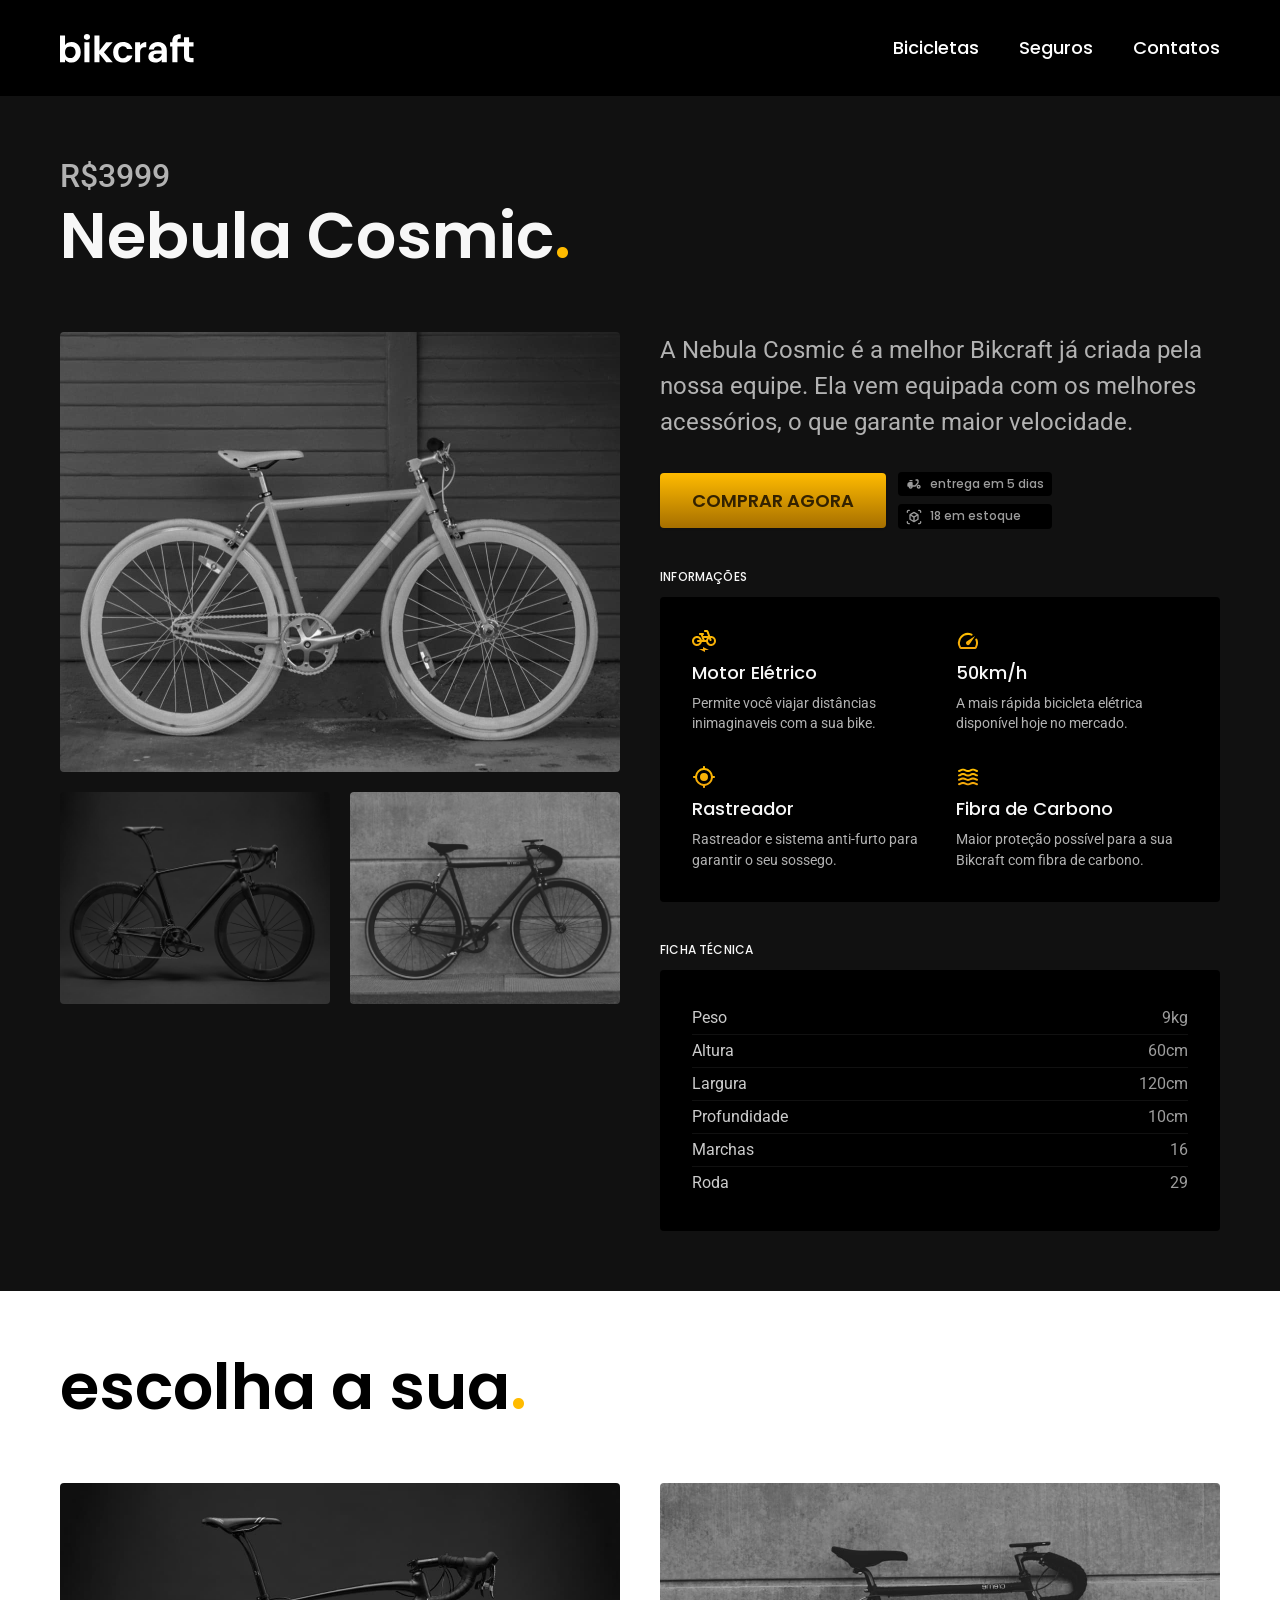
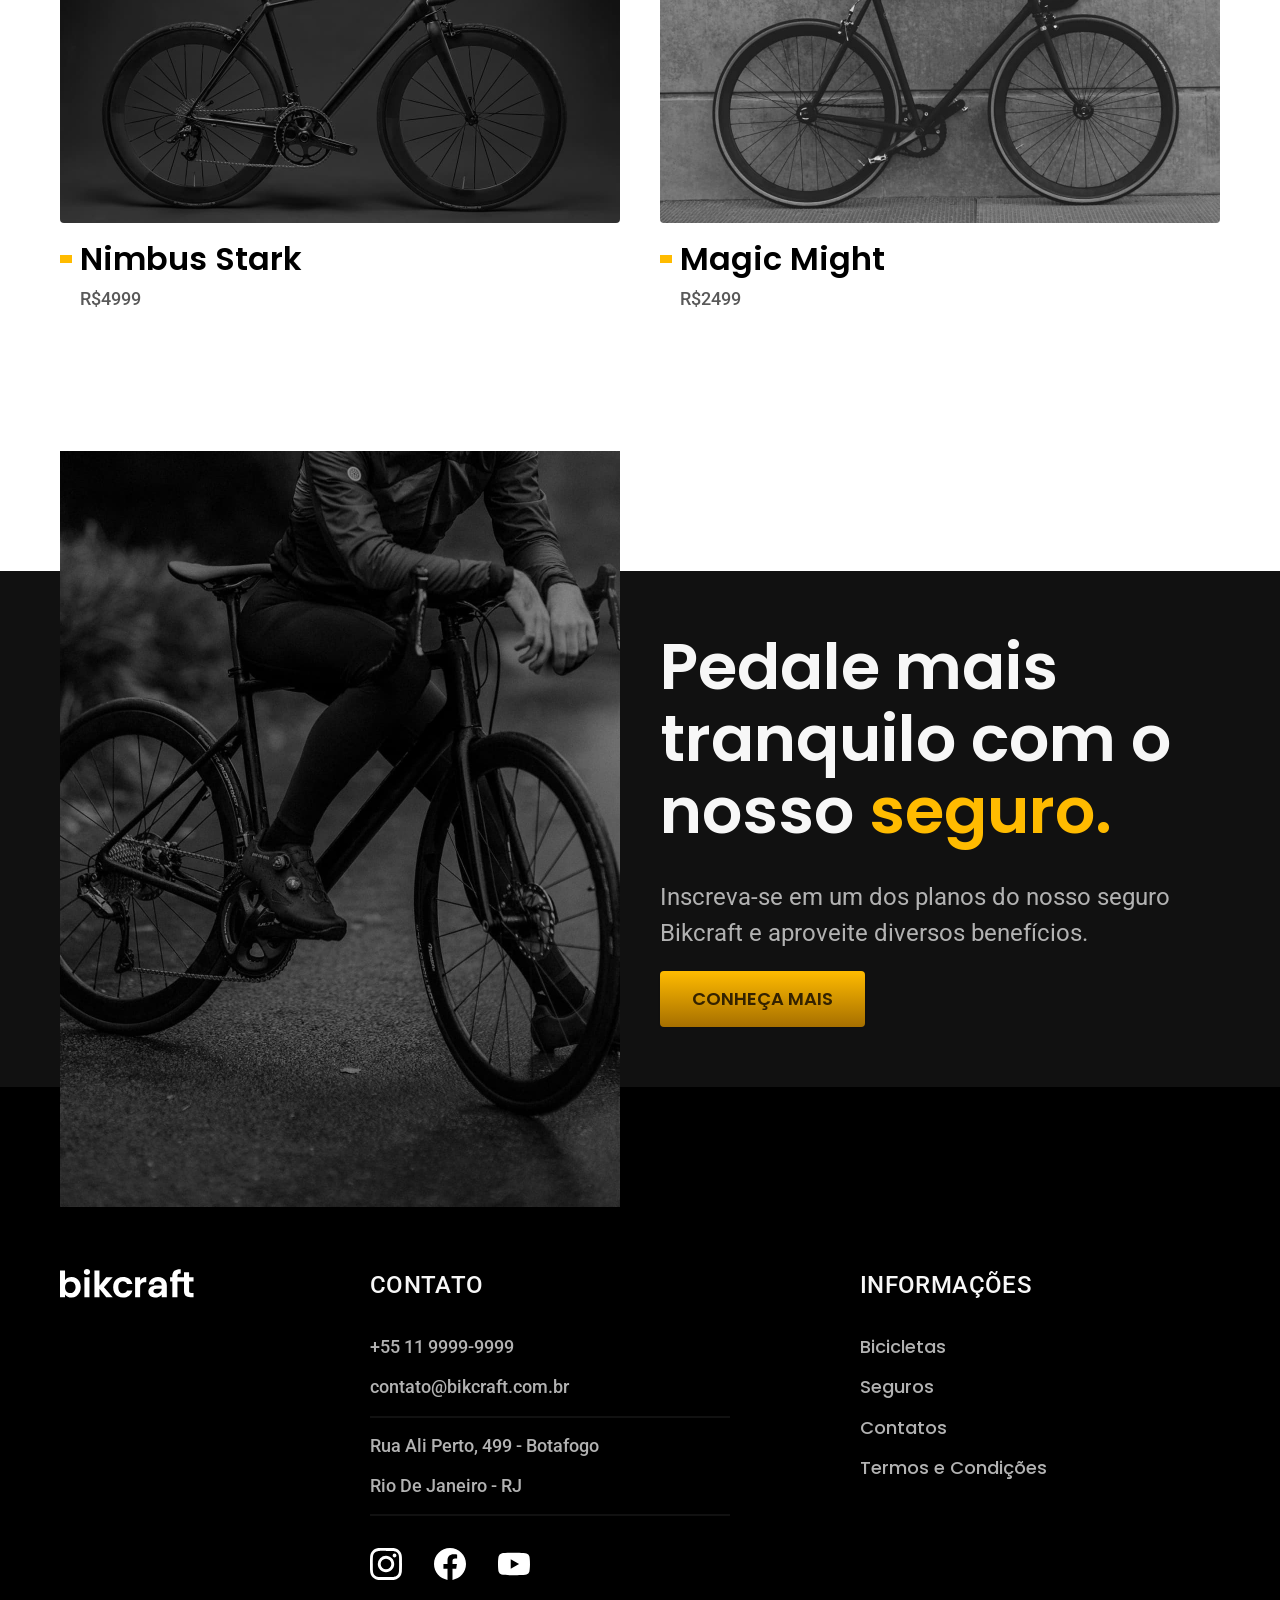
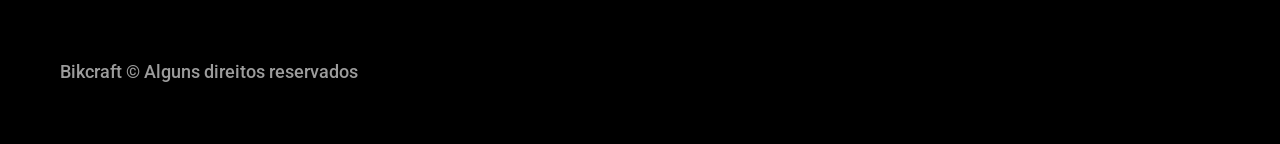
<file: bicicletas/nebula.html>
<!DOCTYPE html>
<html lang="pt-br">

<head>
  <meta charset="UTF-8">
  <meta name="viewport" content="width=device-width, initial-scale=1.0">
  <title>Nebula | Bikcraft </title>
  <meta name="description" content="bicicleta preta Nimbus Stark">
  <link rel="stylesheet" href="../css/style.css">
  <link rel="preconnect" href="https://fonts.googleapis.com">
  <link rel="preconnect" href="https://fonts.gstatic.com" crossorigin>
  <link href="https://fonts.googleapis.com/css2?family=Merriweather:ital,opsz,wght@0,18..144,300..900;1,18..144,300..900&family=Poppins:ital,wght@0,100;0,200;0,300;0,400;0,500;0,600;0,700;0,800;0,900;1,100;1,200;1,300;1,400;1,500;1,600;1,700;1,800;1,900&family=Roboto:ital,wght@0,100..900;1,100..900&display=swap" rel="stylesheet">
</head>

<body id="bicicleta">
  <header class="header-bg">
    <div class="container header">
      <a href="../"><img src="../img/bikcraft.svg" alt="Bikcraft"></a>
      <nav aria-label="primaria">
        <ul class="header-menu font-1-m">
          <li><a href="../bicicletas.html">Bicicletas</a></li>
          <li><a href="../seguros.html">Seguros</a></li>
          <li><a href="../contatos.html">Contatos</a></li>
        </ul>
      </nav>
    </div>
  </header>

  <main class="bicicleta-bg">
    <div>
      <div class="titulo container">
        <p class="font-2-xl">R$3999</p>
        <h1 class="font-1-xxl">Nebula Cosmic<span class="detalhe-p1">.</span></h1>
      </div>
    </div>
    <div class="bicicleta container">
      <div class="bicicleta-imagens">
        <img src="../img/bicicleta/nimbus3.jpg" alt="">
        <img src="../img/bicicleta/nimbus1.jpg" alt="">
        <img src="../img/bicicleta/nimbus2.jpg" alt="">
      </div>
      <div class="bicicleta-conteudo">
        <p class="font-2-l">A Nebula Cosmic é a melhor Bikcraft já criada pela nossa equipe. Ela vem equipada com os melhores acessórios, o que garante maior velocidade.</p>
        <div class="bicicleta-comprar">
          <a class="botao" href="../orcamento.html">Comprar Agora</a>
          <span class="font-1-xs"> <img src="../img/icones/entrega.svg" alt=""> entrega em 5 dias</span>
          <span class="font-1-xs"> <img src="../img/icones/estoque.svg" alt="">18 em estoque</span>
        </div>
        <h2 class="font-1-xs">Informações</h2>
        <ul class="bicicleta-informacoes">
          <li>
            <img src="../img/icones/eletrica.svg" alt="">
            <h3 class="font-1-m">Motor Elétrico</h3>
            <p class="font-2-xs">Permite você viajar distâncias inimaginaveis com a sua bike.</p>
          </li>
          <li>
            <img src="../img/icones/velocidade.svg" alt="">
            <h3 class="font-1-m">50km/h</h3>
            <p class="font-2-xs">A mais rápida bicicleta elétrica disponível hoje no mercado.</p>
          </li>
          <li>
            <img src="../img/icones/rastreador.svg" alt="">
            <h3 class="font-1-m">Rastreador</h3>
            <p class="font-2-xs">Rastreador e sistema anti-furto para garantir o seu sossego.</p>
          </li>
          <li>
            <img src="../img/icones/carbono.svg" alt="">
            <h3 class="font-1-m">Fibra de Carbono</h3>
            <p class="font-2-xs">Maior proteção possível para a sua Bikcraft com fibra de carbono.</p>
          </li>
        </ul>
        <h2 class="font-1-xs">Ficha Técnica</h2>
        <ul class="bicicleta-ficha font-2-s">
          <li>Peso<span>9kg</span></li>
          <li>Altura<span>60cm</span></li>
          <li>Largura<span>120cm</span></li>
          <li>Profundidade<span>10cm</span></li>
          <li>Marchas<span>16</span></li>
          <li>Roda<span>29</span></li>
        </ul>
      </div>

    </div>

  </main>

  <article class="bicicletas-lista container">
    <h2 class="font-1-xxl">escolha a sua<span class="detalhe-p1">.</span></h2>

    <ul class="bicicletas-lista-itens">
      <li>
        <a href="../bicicletas/nimbus.html">
          <img src="../img/bicicletas/nimbus.jpg" alt="bicicleta preta">
          <h3 class="font-1-xl">Nimbus Stark</h3>
          <span class="font-2-m">R$4999</span>
        </a>
      </li>
      <li>
        <a href="./magic.html">
          <img src="../img/bicicletas/magic.jpg" alt="bicicleta preta">
          <h3 class="font-1-xl">Magic Might</h3>
          <span class="font-2-m">R$2499</span>
        </a>
      </li>
    </ul>
  </article>

  <article class="seguro-bg">
    <div class="seguro container">
      <div class="seguro-imagem">
        <img src="../img/fotos/seguros.jpg" alt="Pessoa para em cima de uma bicicleta">
      </div>
      <div class="seguro-conteudo">
        <h2 class="font-1-xxl">Pedale mais tranquilo com o nosso <span class="detalhe-p1">seguro.</span></h2>
        <p class="font-2-l">Inscreva-se em um dos planos do nosso seguro Bikcraft e aproveite diversos benefícios.</p>
        <a class="botao" href="../seguros.html">Conheça Mais</a>
      </div>
    </div>
  </article>



  <footer class="footer-bg">
    <div class="footer container">
      <img src="../img/bikcraft.svg" alt="Bikcraft">
      <div class="footer-contatos">
        <h3 class="font-2-l-b">Contato</h3>
        <ul class="font-2-m">
          <li><a href="tel:+551199999999">+55 11 9999-9999</a></li>
          <li><a href="mailto:contato@bikcraft.com.br">contato@bikcraft.com.br</a></li>
          <li>Rua Ali Perto, 499 - Botafogo </li>
          <li>Rio De Janeiro - RJ</li>
        </ul>
        <div class="footer-redes">
          <a href="">
            <img src="../img/redes/instagram.svg" alt="Instagram">
          </a>
          <a href="">
            <img src="../img/redes/facebook.svg" alt="Facebook">
          </a>
          <a href="">
            <img src="../img/redes/youtube.svg" alt="Youtube">
          </a>
        </div>
      </div>
      <div class="footer-informacoes">
        <h3 class="font-2-l-b">Informações</h3>
        <nav>
          <ul class="font-1-m">
            <li><a href="../bicicletas.html">Bicicletas</a></li>
            <li><a href="../seguros.html">Seguros</a></li>
            <li><a href="../contatos.html">Contatos</a></li>
            <li><a href="../termos.html">Termos e Condições</a></li>
          </ul>
        </nav>
      </div>
      <p class="footer-copy font-2-m">Bikcraft © Alguns direitos reservados</p>
    </div>
  </footer>
</body>

</html>
</file>
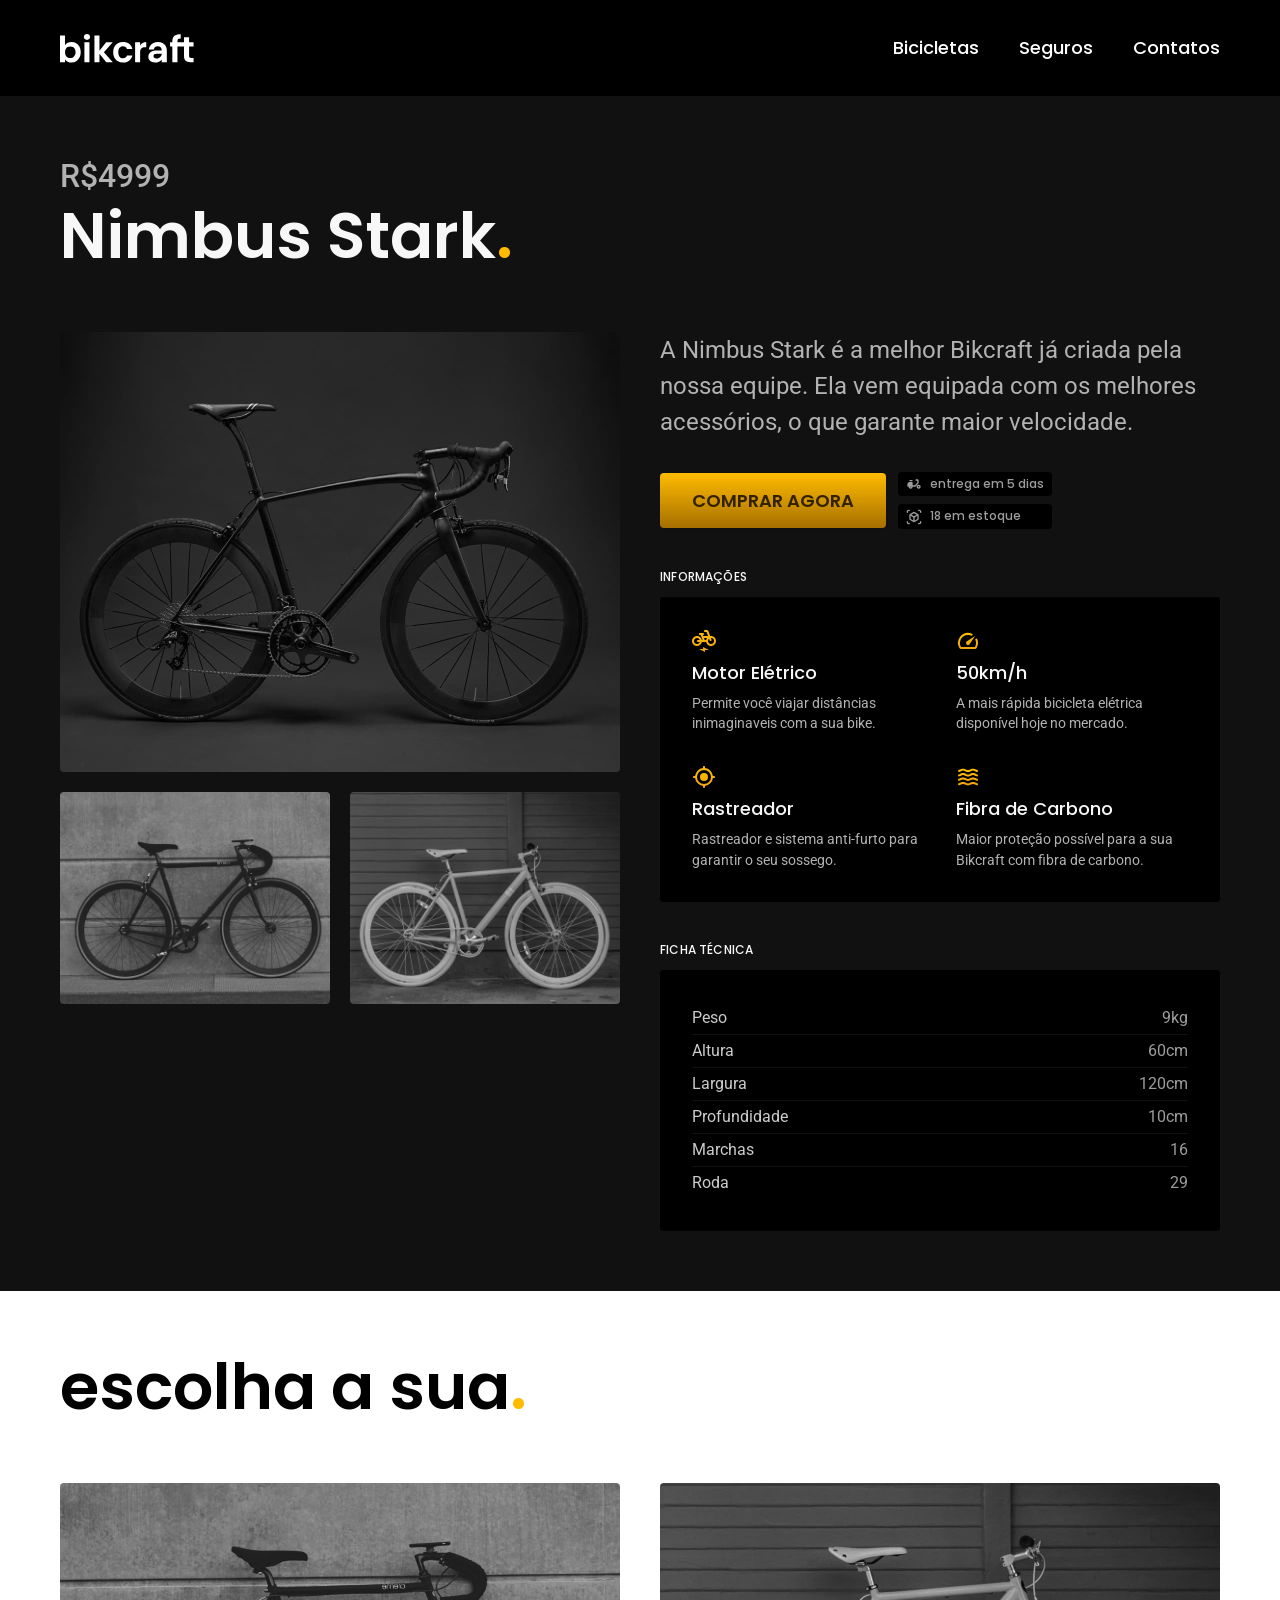
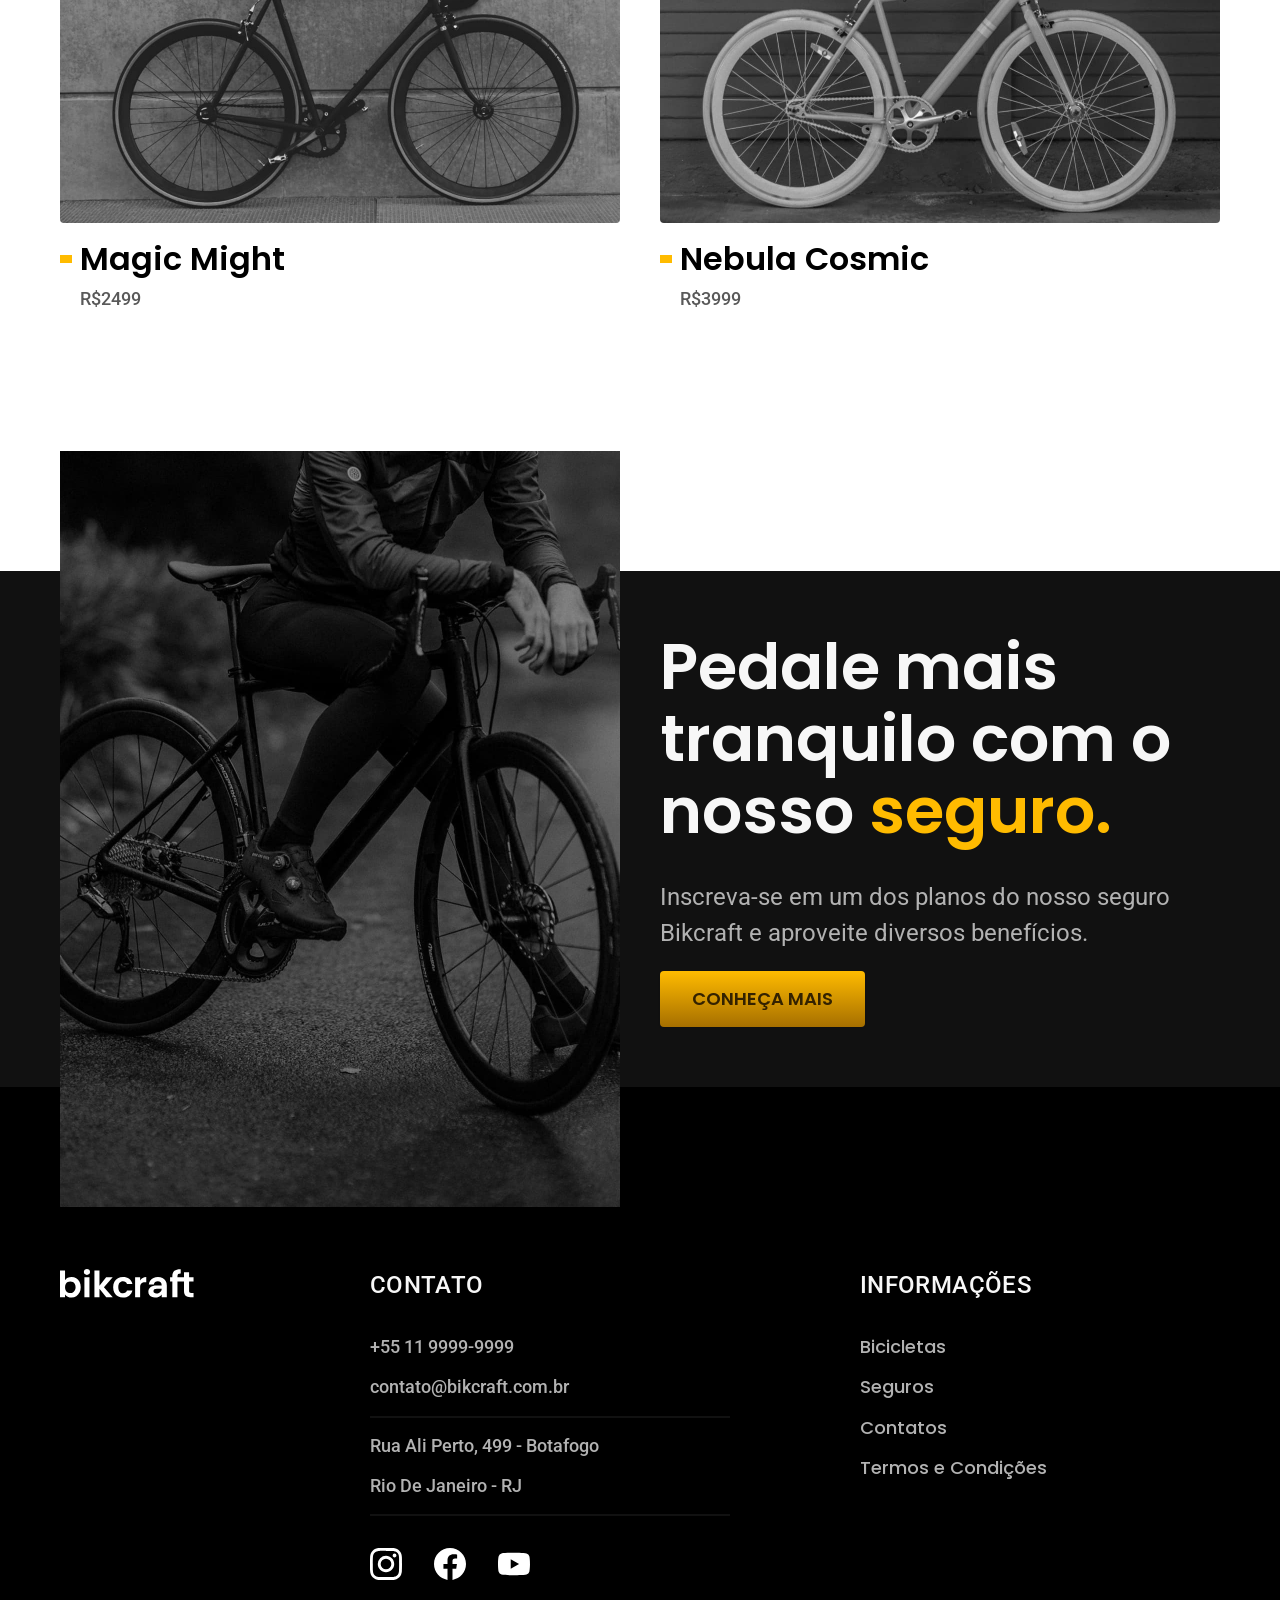
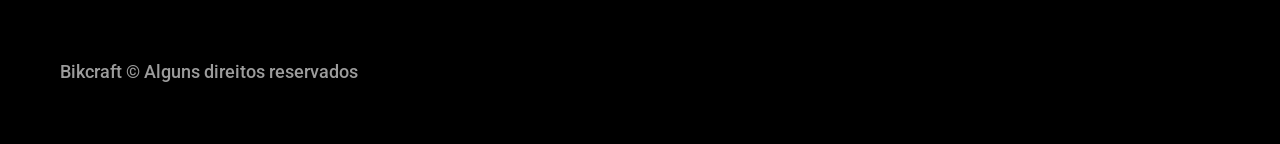
<file: bicicletas/nimbus.html>
<!DOCTYPE html>
<html lang="pt-br">

<head>
  <meta charset="UTF-8">
  <meta name="viewport" content="width=device-width, initial-scale=1.0">
  <title>Nimbus | Bikcraft </title>
  <meta name="description" content="bicicleta preta Nimbus Stark">
  <link rel="stylesheet" href="../css/style.css">
  <link rel="preconnect" href="https://fonts.googleapis.com">
  <link rel="preconnect" href="https://fonts.gstatic.com" crossorigin>
  <link href="https://fonts.googleapis.com/css2?family=Merriweather:ital,opsz,wght@0,18..144,300..900;1,18..144,300..900&family=Poppins:ital,wght@0,100;0,200;0,300;0,400;0,500;0,600;0,700;0,800;0,900;1,100;1,200;1,300;1,400;1,500;1,600;1,700;1,800;1,900&family=Roboto:ital,wght@0,100..900;1,100..900&display=swap" rel="stylesheet">
</head>

<body id="bicicleta">
  <header class="header-bg">
    <div class="container header">
      <a href="../"><img src="../img/bikcraft.svg" alt="Bikcraft"></a>
      <nav aria-label="primaria">
        <ul class="header-menu font-1-m">
          <li><a href="../bicicletas.html">Bicicletas</a></li>
          <li><a href="../seguros.html">Seguros</a></li>
          <li><a href="../contatos.html">Contatos</a></li>
        </ul>
      </nav>
    </div>
  </header>

  <main class="bicicleta-bg">
    <div>
      <div class="titulo container">
        <p class="font-2-xl">R$4999</p>
        <h1 class="font-1-xxl">Nimbus Stark<span class="detalhe-p1">.</span></h1>
      </div>
    </div>
    <div class="bicicleta container">
      <div class="bicicleta-imagens">
        <img src="../img/bicicleta/nimbus1.jpg" alt="">
        <img src="../img/bicicleta/nimbus2.jpg" alt="">
        <img src="../img/bicicleta/nimbus3.jpg" alt="">
      </div>
      <div class="bicicleta-conteudo">
        <p class="font-2-l">A Nimbus Stark é a melhor Bikcraft já criada pela nossa equipe. Ela vem equipada com os melhores acessórios, o que garante maior velocidade.</p>
        <div class="bicicleta-comprar">
          <a class="botao" href="../orcamento.html">Comprar Agora</a>
          <span class="font-1-xs"> <img src="../img/icones/entrega.svg" alt=""> entrega em 5 dias</span>
          <span class="font-1-xs"> <img src="../img/icones/estoque.svg" alt="">18 em estoque</span>
        </div>
        <h2 class="font-1-xs">Informações</h2>
        <ul class="bicicleta-informacoes">
          <li>
            <img src="../img/icones/eletrica.svg" alt="">
            <h3 class="font-1-m">Motor Elétrico</h3>
            <p class="font-2-xs">Permite você viajar distâncias inimaginaveis com a sua bike.</p>
          </li>
          <li>
            <img src="../img/icones/velocidade.svg" alt="">
            <h3 class="font-1-m">50km/h</h3>
            <p class="font-2-xs">A mais rápida bicicleta elétrica disponível hoje no mercado.</p>
          </li>
          <li>
            <img src="../img/icones/rastreador.svg" alt="">
            <h3 class="font-1-m">Rastreador</h3>
            <p class="font-2-xs">Rastreador e sistema anti-furto para garantir o seu sossego.</p>
          </li>
          <li>
            <img src="../img/icones/carbono.svg" alt="">
            <h3 class="font-1-m">Fibra de Carbono</h3>
            <p class="font-2-xs">Maior proteção possível para a sua Bikcraft com fibra de carbono.</p>
          </li>
        </ul>
        <h2 class="font-1-xs">Ficha Técnica</h2>
        <ul class="bicicleta-ficha font-2-s">
          <li>Peso<span>9kg</span></li>
          <li>Altura<span>60cm</span></li>
          <li>Largura<span>120cm</span></li>
          <li>Profundidade<span>10cm</span></li>
          <li>Marchas<span>16</span></li>
          <li>Roda<span>29</span></li>
        </ul>
      </div>

    </div>

  </main>

  <article class="bicicletas-lista container">
    <h2 class="font-1-xxl">escolha a sua<span class="detalhe-p1">.</span></h2>

    <ul class="bicicletas-lista-itens">
      <li>
        <a href="./magic.html">
          <img src="../img/bicicletas/magic.jpg" alt="bicicleta preta">
          <h3 class="font-1-xl">Magic Might</h3>
          <span class="font-2-m">R$2499</span>
        </a>
      </li>
      <li>
        <a href="./nebula.html">
          <img src="../img/bicicletas/nebula.jpg" alt="bicicleta preta">
          <h3 class="font-1-xl">Nebula Cosmic</h3>
          <span class="font-2-m">R$3999</span>
        </a>
      </li>
    </ul>
  </article>

  <article class="seguro-bg">
    <div class="seguro container">
      <div class="seguro-imagem">
        <img src="../img/fotos/seguros.jpg" alt="Pessoa para em cima de uma bicicleta">
      </div>
      <div class="seguro-conteudo">
        <h2 class="font-1-xxl">Pedale mais tranquilo com o nosso <span class="detalhe-p1">seguro.</span></h2>
        <p class="font-2-l">Inscreva-se em um dos planos do nosso seguro Bikcraft e aproveite diversos benefícios.</p>
        <a class="botao" href="../seguros.html">Conheça Mais</a>
      </div>
    </div>
  </article>



  <footer class="footer-bg">
    <div class="footer container">
      <img src="../img/bikcraft.svg" alt="Bikcraft">
      <div class="footer-contatos">
        <h3 class="font-2-l-b">Contato</h3>
        <ul class="font-2-m">
          <li><a href="tel:+551199999999">+55 11 9999-9999</a></li>
          <li><a href="mailto:contato@bikcraft.com.br">contato@bikcraft.com.br</a></li>
          <li>Rua Ali Perto, 499 - Botafogo </li>
          <li>Rio De Janeiro - RJ</li>
        </ul>
        <div class="footer-redes">
          <a href="">
            <img src="../img/redes/instagram.svg" alt="Instagram">
          </a>
          <a href="">
            <img src="../img/redes/facebook.svg" alt="Facebook">
          </a>
          <a href="">
            <img src="../img/redes/youtube.svg" alt="Youtube">
          </a>
        </div>
      </div>
      <div class="footer-informacoes">
        <h3 class="font-2-l-b">Informações</h3>
        <nav>
          <ul class="font-1-m">
            <li><a href="../bicicletas.html">Bicicletas</a></li>
            <li><a href="../seguros.html">Seguros</a></li>
            <li><a href="../contatos.html">Contatos</a></li>
            <li><a href="../termos.html">Termos e Condições</a></li>
          </ul>
        </nav>
      </div>
      <p class="footer-copy font-2-m">Bikcraft © Alguns direitos reservados</p>
    </div>
  </footer>
</body>

</html>
</file>
<file: css/style.css>
@import "./global/global.css";
@import "./utilidades/tipografia.css";
@import "./utilidades/cores.css";
@import "./global/header.css";
@import "./global/footer.css";

/*componentes*/
@import "./utilidades/componentes.css";

/*home*/
@import "./home/introducao.css";
@import "./home/tecnologia.css";
@import "./home/parceiros.css";
@import "./home/depoimento.css";

/*bicicletas*/
@import "./bicicletas/bicicletas-lista.css";
@import "./bicicletas/bicicletas.css";
@import "./bicicleta/bicicleta.css";

/*bicicleta*/
@import "./bicicleta/bicicleta.css";
@import "./bicicleta/seguro.css";
/*seguros*/
@import "./seguros/seguros.css";
@import "./seguros/vantagens.css";
@import "./seguros/perguntas.css";

/*termos*/
@import "./termos/termos.css";
</file>
